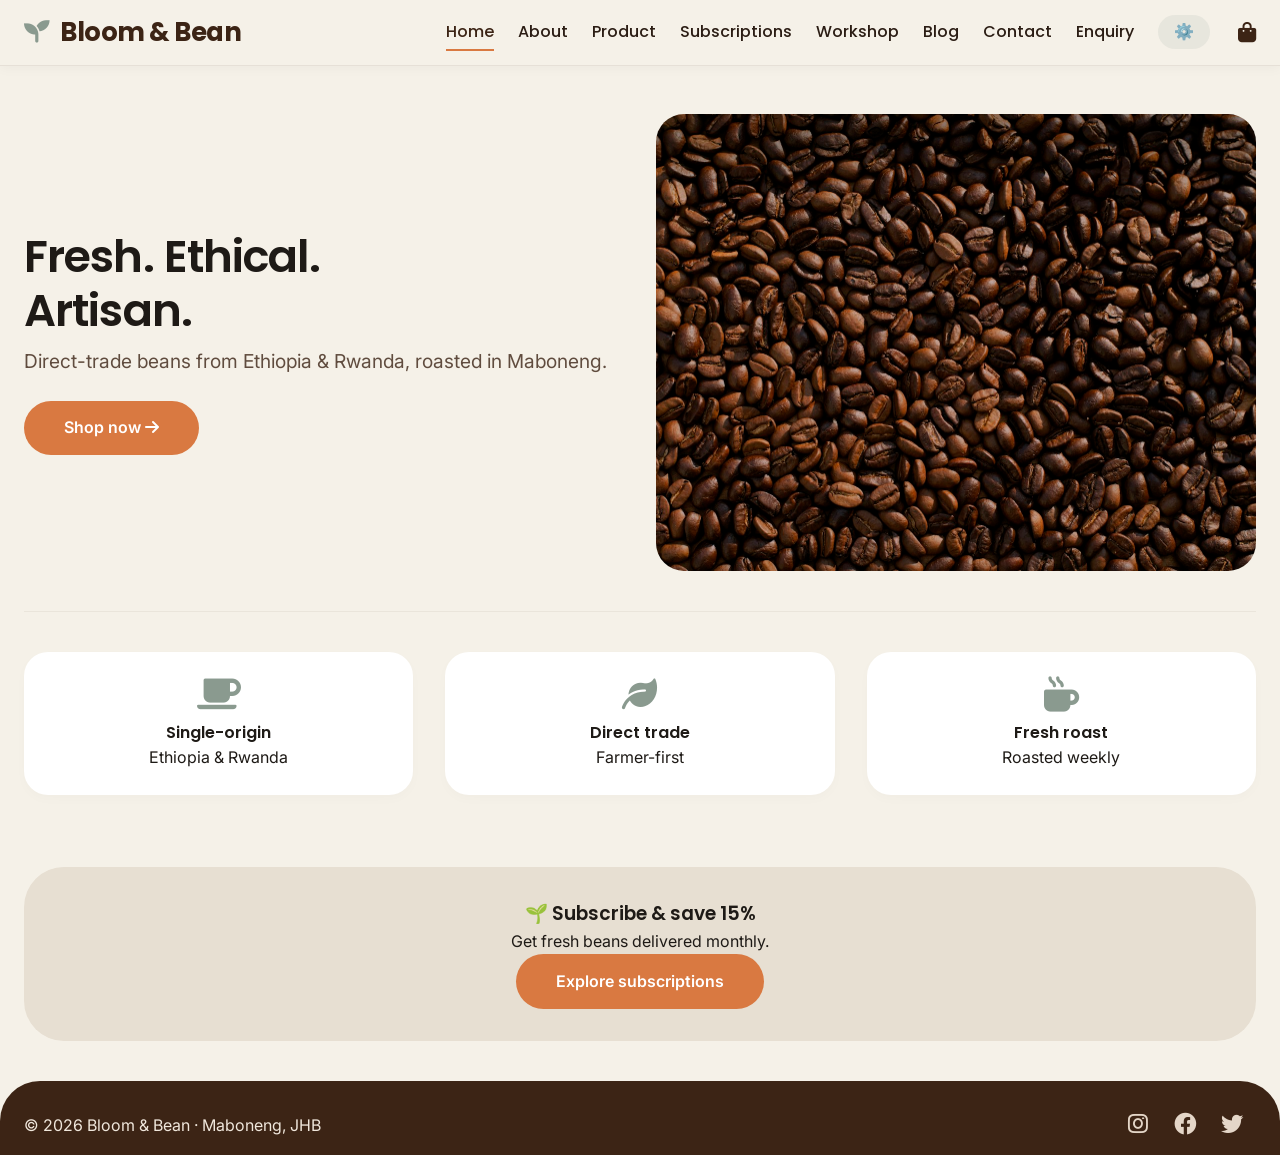
<file: Mpho_WED/index.html>
<!DOCTYPE html>
<html lang="en">
<head>
  <meta charset="UTF-8" />
  <meta name="viewport" content="width=device-width, initial-scale=1.0, maximum-scale=1.5, user-scalable=yes" />
  <title>Bloom & Bean · Home</title>
  <link rel="preconnect" href="https://fonts.googleapis.com">
  <link rel="preconnect" href="https://fonts.gstatic.com" crossorigin>
  <link href="https://fonts.googleapis.com/css2?family=Inter:opsz@14..32&family=Poppins:wght@400;600;700&display=swap" rel="stylesheet">
  <link rel="stylesheet" href="https://cdnjs.cloudflare.com/ajax/libs/font-awesome/6.0.0-beta3/css/all.min.css">
  <style>
    * { margin:0; padding:0; box-sizing:border-box; }
    body { font-family:'Inter',sans-serif; background:#F5F1E8; color:#1e1a16; line-height:1.6; }
    h1,h2,h3,h4,.nav-links a,.btn { font-family:'Poppins',sans-serif; font-weight:600; }
    h1 { font-size:2.8rem; letter-spacing:-0.02em; }
    h2 { font-size:2.2rem; margin-bottom:0.75rem; }
    .container { max-width:1280px; margin:0 auto; padding:0 1.5rem; }
    .btn-terracotta { background:#D97941; color:#fff; border:none; padding:0.9rem 2.5rem; border-radius:60px; font-weight:600; text-decoration:none; display:inline-block; transition:0.2s; }
    .btn-terracotta:hover { background:#c16a35; }
    header { position:sticky; top:0; z-index:100; background:#F5F1E8; box-shadow:0 2px 12px rgba(0,0,0,0.04); padding:0.75rem 0; border-bottom:1px solid rgba(60,36,21,0.08); }
    .nav-wrapper { display:flex; align-items:center; justify-content:space-between; flex-wrap:wrap; }
    .logo a { font-family:'Poppins',sans-serif; font-weight:700; font-size:1.6rem; color:#3C2415; text-decoration:none; letter-spacing:-0.5px; }
    .logo i { color:#8A9A8F; margin-right:6px; }
    .nav-links { display:flex; gap:1.5rem; align-items:center; flex-wrap:wrap; }
    .nav-links a { color:#2b1d14; text-decoration:none; font-weight:500; font-size:1rem; transition:0.2s; padding:0.3rem 0; border-bottom:2px solid transparent; }
    .nav-links a:hover, .nav-links a.active { border-bottom-color:#D97941; color:#3C2415; }
    .cart-icon { font-size:1.3rem; color:#3C2415; margin-left:0.25rem; }
    .hamburger { display:none; font-size:1.8rem; background:none; border:none; color:#3C2415; cursor:pointer; }
    .hero { padding:3rem 0 2.5rem; display:flex; flex-wrap:wrap; align-items:center; gap:2rem; border-bottom:1px solid rgba(60,36,21,0.06); }
    .hero-text { flex:1 1 300px; }
    .hero-image { flex:1 1 300px; min-height:200px; border-radius:28px; overflow:hidden; background:#d9d0c0; }
    .hero-image img { width:100%; height:100%; min-height:280px; object-fit:cover; display:block; }
    .hero h1 { font-size:2.8rem; line-height:1.2; }
    .hero .sub { font-size:1.2rem; color:#3C2415; opacity:0.8; margin:0.5rem 0 1.5rem; }
    .features { display:grid; grid-template-columns:repeat(auto-fit,minmax(180px,1fr)); gap:2rem; padding:2.5rem 0; }
    .feature-card { background:#fff; padding:1.5rem 1rem; border-radius:24px; text-align:center; box-shadow:0 4px 12px rgba(0,0,0,0.02); }
    .feature-card i { font-size:2.2rem; color:#8A9A8F; margin-bottom:0.5rem; }
    .feature-card img { width:100%; height:110px; object-fit:cover; border-radius:18px; margin-bottom:0.7rem; }
    .cta-block { background:#e7dfd2; border-radius:40px; padding:2rem; text-align:center; margin:2rem 0; }
    footer { background:#3C2415; color:#f0e7dc; padding:2rem 0 1rem; margin-top:2.5rem; border-radius:40px 40px 0 0; }
    footer .container { display:flex; flex-wrap:wrap; justify-content:space-between; align-items:center; }
    footer a { color:#e4d6c8; margin:0 0.5rem; }
    footer .social i { font-size:1.4rem; margin:0 0.3rem; }
    @media (max-width:768px) { .hamburger { display:block; } .nav-links { display:none; width:100%; flex-direction:column; align-items:start; padding:1rem 0 0.5rem; gap:0.7rem; } .nav-links.open { display:flex; } .hero h1 { font-size:2rem; } }
  </style>
</head>
<body>
<header>
  <div class="container nav-wrapper">
    <div class="logo"><a href="index.html"><i class="fas fa-seedling"></i> Bloom & Bean</a></div>
    <button class="hamburger" id="hamburger"><i class="fas fa-bars"></i></button>
    <nav class="nav-links" id="navLinks">
      <a href="index.html" class="active">Home</a>
      <a href="about.html">About</a>
      <a href="product.html">Product</a>
      <a href="subscriptions.html">Subscriptions</a>
      <a href="workshop.html">Workshop</a>
      <a href="blog.html">Blog</a>
      <a href="contact.html">Contact</a>
      <a href="enquiry.html">Enquiry</a>
      <a href="functionality.html" style="background:#8A9A8F20; padding:0.2rem 1rem; border-radius:40px;">⚙️</a>
      <span class="cart-icon"><i class="fas fa-shopping-bag"></i></span>
    </nav>
  </div>
</header>
<main class="container">
  <section class="hero">
    <div class="hero-text">
      <h1>Fresh. Ethical. <br>Artisan.</h1>
      <p class="sub">Direct-trade beans from Ethiopia & Rwanda, roasted in Maboneng.</p>
      <a href="product.html" class="btn-terracotta">Shop now <i class="fas fa-arrow-right"></i></a>
    </div>
    <div class="hero-image">
      <img src="images/home-hero.jpg" alt="Freshly roasted coffee beans" />
    </div>
  </section>
  <div class="features">
    <div class="feature-card"><i class="fas fa-coffee"></i><h4>Single-origin</h4><p>Ethiopia & Rwanda</p></div>
    <div class="feature-card"><i class="fas fa-leaf"></i><h4>Direct trade</h4><p>Farmer-first</p></div>
    <div class="feature-card"><i class="fas fa-mug-hot"></i><h4>Fresh roast</h4><p>Roasted weekly</p></div>
  </div>
  <div class="cta-block">
    <h3>🌱 Subscribe & save 15%</h3>
    <p>Get fresh beans delivered monthly.</p>
    <a href="subscriptions.html" class="btn-terracotta">Explore subscriptions</a>
  </div>
</main>
<footer><div class="container"><div>© 2026 Bloom & Bean · Maboneng, JHB</div><div class="social"><a href="#"><i class="fab fa-instagram"></i></a><a href="#"><i class="fab fa-facebook"></i></a><a href="#"><i class="fab fa-twitter"></i></a></div></div></footer>
<script>
  document.getElementById('hamburger').addEventListener('click', function(){ document.getElementById('navLinks').classList.toggle('open'); });
</script>
</body>
</html>
</file>
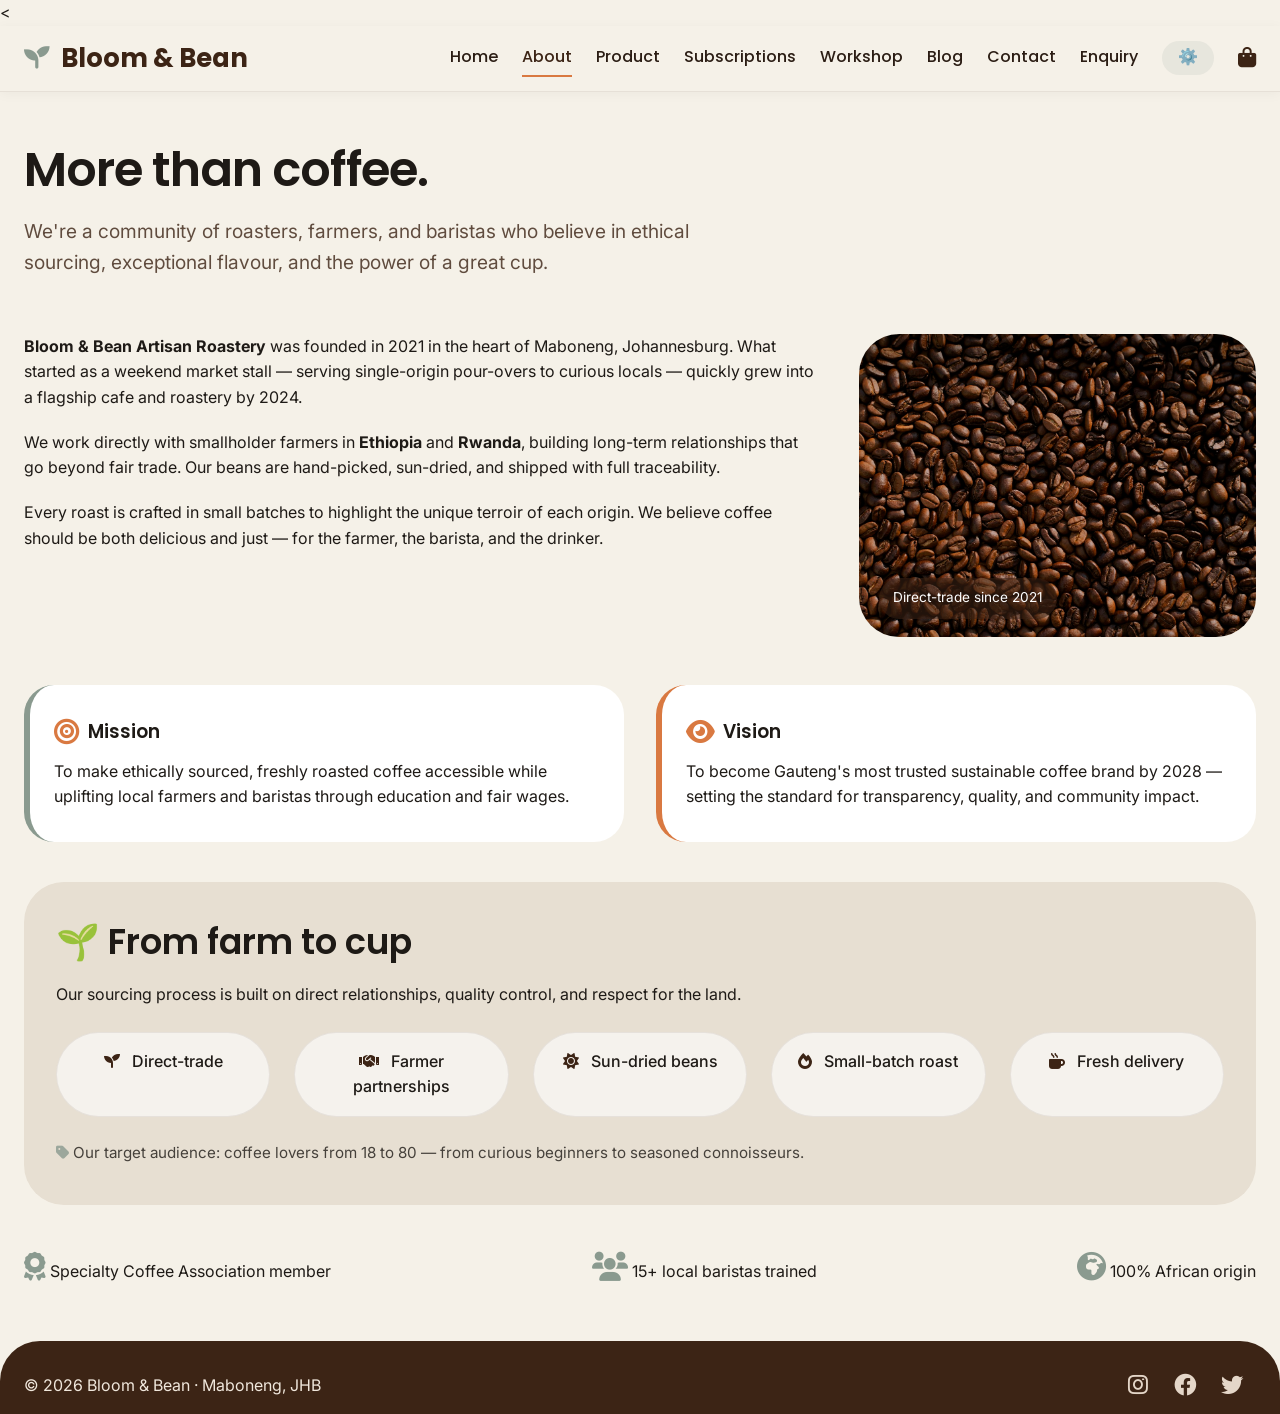
<file: Mpho_WED/about.html>
<<!DOCTYPE html>
<html lang="en">
<head>
  <meta charset="UTF-8" />
  <meta name="viewport" content="width=device-width, initial-scale=1.0" />
  <title>About · Bloom & Bean</title>
  <link rel="preconnect" href="https://fonts.googleapis.com">
  <link rel="preconnect" href="https://fonts.gstatic.com" crossorigin>
  <link href="https://fonts.googleapis.com/css2?family=Inter:opsz@14..32&family=Poppins:wght@400;600;700&display=swap" rel="stylesheet">
  <link rel="stylesheet" href="https://cdnjs.cloudflare.com/ajax/libs/font-awesome/6.0.0-beta3/css/all.min.css">
  <style>
    * { margin:0; padding:0; box-sizing:border-box; }
    body { font-family:'Inter',sans-serif; background:#F5F1E8; color:#1e1a16; line-height:1.6; }
    h1,h2,h3,h4,.nav-links a,.btn { font-family:'Poppins',sans-serif; font-weight:600; }
    h1 { font-size:2.8rem; letter-spacing:-0.02em; }
    h2 { font-size:2.2rem; margin-bottom:0.75rem; }
    .container { max-width:1280px; margin:0 auto; padding:0 1.5rem; }
    .btn-terracotta { background:#D97941; color:#fff; border:none; padding:0.9rem 2.5rem; border-radius:60px; font-weight:600; text-decoration:none; display:inline-block; transition:0.2s; }
    .btn-terracotta:hover { background:#c16a35; }
    header { position:sticky; top:0; z-index:100; background:#F5F1E8; box-shadow:0 2px 12px rgba(0,0,0,0.04); padding:0.75rem 0; border-bottom:1px solid rgba(60,36,21,0.08); }
    .nav-wrapper { display:flex; align-items:center; justify-content:space-between; flex-wrap:wrap; }
    .logo a { font-family:'Poppins',sans-serif; font-weight:700; font-size:1.6rem; color:#3C2415; text-decoration:none; }
    .logo i { color:#8A9A8F; margin-right:6px; }
    .nav-links { display:flex; gap:1.5rem; align-items:center; flex-wrap:wrap; }
    .nav-links a { color:#2b1d14; text-decoration:none; font-weight:500; font-size:1rem; padding:0.3rem 0; border-bottom:2px solid transparent; }
    .nav-links a:hover, .nav-links a.active { border-bottom-color:#D97941; color:#3C2415; }
    .cart-icon { font-size:1.3rem; color:#3C2415; }
    .hamburger { display:none; font-size:1.8rem; background:none; border:none; color:#3C2415; cursor:pointer; }
    .about-hero { padding:2.5rem 0 1.5rem; }
    .about-hero h1 { font-size:3rem; margin-bottom:0.5rem; }
    .about-hero .subhead { font-size:1.2rem; color:#3C2415; opacity:0.8; max-width:700px; }
    .story-grid { display:flex; flex-wrap:wrap; gap:2.5rem; margin:2rem 0 3rem; }
    .story-text { flex:2; min-width:280px; }
    .story-text p { margin-bottom:1.2rem; }
    .story-image { flex:1; min-height:240px; background:#d9d0c0; border-radius:40px; overflow:hidden; display:flex; align-items:center; justify-content:center; position:relative; }
    .story-image img { width:100%; height:100%; object-fit:cover; display:block; }
    .story-image .caption { position:absolute; left:20px; bottom:18px; background:rgba(60,36,21,0.55); color:#fff; padding:0.6rem 0.9rem; border-radius:999px; font-size:0.85rem; }
    .mv-grid { display:grid; grid-template-columns:repeat(auto-fit,minmax(240px,1fr)); gap:2rem; margin:2rem 0; }
    .mv-card { background:#fff; padding:2rem 1.5rem; border-radius:30px; border-left:6px solid #8A9A8F; }
    .mv-card h3 { display:flex; align-items:center; gap:0.5rem; margin-bottom:0.75rem; }
    .mv-card i { color:#D97941; font-size:1.6rem; }
    .sourcing { background:#e7dfd2; border-radius:40px; padding:2rem 2rem 2.5rem; margin:2.5rem 0; }
    .sourcing-steps { display:flex; flex-wrap:wrap; gap:1.5rem; justify-content:space-between; }
    .step { flex:1 1 140px; background:rgba(255,255,255,0.6); backdrop-filter:blur(2px); border-radius:60px; padding:1rem 1.5rem; text-align:center; font-weight:500; border:1px solid rgba(60,36,21,0.08); }
    .step i { color:#3C2415; margin-right:8px; }
    footer { background:#3C2415; color:#f0e7dc; padding:2rem 0 1rem; margin-top:2.5rem; border-radius:40px 40px 0 0; }
    footer .container { display:flex; flex-wrap:wrap; justify-content:space-between; align-items:center; }
    footer a { color:#e4d6c8; margin:0 0.5rem; }
    footer .social i { font-size:1.4rem; margin:0 0.3rem; }
    @media (max-width:768px) { .hamburger { display:block; } .nav-links { display:none; width:100%; flex-direction:column; align-items:start; padding:1rem 0 0.5rem; gap:0.7rem; } .nav-links.open { display:flex; } .about-hero h1 { font-size:2.2rem; } .step { flex:1 1 100%; } }
  </style>
</head>
<body>
<header>
  <div class="container nav-wrapper">
    <div class="logo"><a href="index.html"><i class="fas fa-seedling"></i> Bloom & Bean</a></div>
    <button class="hamburger" id="hamburger"><i class="fas fa-bars"></i></button>
    <nav class="nav-links" id="navLinks">
      <a href="index.html">Home</a>
      <a href="about.html" class="active">About</a>
      <a href="product.html">Product</a>
      <a href="subscriptions.html">Subscriptions</a>
      <a href="workshop.html">Workshop</a>
      <a href="blog.html">Blog</a>
      <a href="contact.html">Contact</a>
      <a href="enquiry.html">Enquiry</a>
      <a href="functionality.html" style="background:#8A9A8F20; padding:0.2rem 1rem; border-radius:40px;">⚙️</a>
      <span class="cart-icon"><i class="fas fa-shopping-bag"></i></span>
    </nav>
  </div>
</header>
<main class="container">
  <section class="about-hero">
    <h1>More than coffee.</h1>
    <p class="subhead">We're a community of roasters, farmers, and baristas who believe in ethical sourcing, exceptional flavour, and the power of a great cup.</p>
  </section>
  <div class="story-grid">
    <div class="story-text">
      <p><strong>Bloom & Bean Artisan Roastery</strong> was founded in 2021 in the heart of Maboneng, Johannesburg. What started as a weekend market stall — serving single-origin pour-overs to curious locals — quickly grew into a flagship cafe and roastery by 2024.</p>
      <p>We work directly with smallholder farmers in <strong>Ethiopia</strong> and <strong>Rwanda</strong>, building long-term relationships that go beyond fair trade. Our beans are hand-picked, sun-dried, and shipped with full traceability.</p>
      <p>Every roast is crafted in small batches to highlight the unique terroir of each origin. We believe coffee should be both delicious and just — for the farmer, the barista, and the drinker.</p>
    </div>
    <div class="story-image">
      <img src="images/about-roastery.jpg" alt="Coffee Roastery" />
      <div class="caption">Direct-trade since 2021</div>
    </div>
  </div>
  <div class="mv-grid">
    <div class="mv-card"><h3><i class="fas fa-bullseye"></i> Mission</h3><p>To make ethically sourced, freshly roasted coffee accessible while uplifting local farmers and baristas through education and fair wages.</p></div>
    <div class="mv-card" style="border-left-color:#D97941;"><h3><i class="fas fa-eye"></i> Vision</h3><p>To become Gauteng's most trusted sustainable coffee brand by 2028 — setting the standard for transparency, quality, and community impact.</p></div>
  </div>
  <div class="sourcing">
    <h2>🌱 From farm to cup</h2>
    <p style="margin-bottom:1.5rem;">Our sourcing process is built on direct relationships, quality control, and respect for the land.</p>
    <div class="sourcing-steps">
      <div class="step"><i class="fas fa-seedling"></i> Direct-trade</div>
      <div class="step"><i class="fas fa-handshake"></i> Farmer partnerships</div>
      <div class="step"><i class="fas fa-sun"></i> Sun-dried beans</div>
      <div class="step"><i class="fas fa-fire"></i> Small-batch roast</div>
      <div class="step"><i class="fas fa-mug-hot"></i> Fresh delivery</div>
    </div>
    <p style="margin-top:1.5rem; font-size:0.95rem; opacity:0.8;"><i class="fas fa-tag" style="color:#8A9A8F;"></i> Our target audience: coffee lovers from 18 to 80 — from curious beginners to seasoned connoisseurs.</p>
  </div>
  <div style="display:flex; flex-wrap:wrap; gap:1.5rem; justify-content:space-between; align-items:center; padding:0.5rem 0 1rem;">
    <div><i class="fas fa-award" style="color:#8A9A8F; font-size:1.8rem;"></i> Specialty Coffee Association member</div>
    <div><i class="fas fa-users" style="color:#8A9A8F; font-size:1.8rem;"></i> 15+ local baristas trained</div>
    <div><i class="fas fa-globe-africa" style="color:#8A9A8F; font-size:1.8rem;"></i> 100% African origin</div>
  </div>
</main>
<footer><div class="container"><div>© 2026 Bloom & Bean · Maboneng, JHB</div><div class="social"><a href="#"><i class="fab fa-instagram"></i></a><a href="#"><i class="fab fa-facebook"></i></a><a href="#"><i class="fab fa-twitter"></i></a></div></div></footer>
<script>
  document.getElementById('hamburger').addEventListener('click', function(){ document.getElementById('navLinks').classList.toggle('open'); });
</script>
</body>
</html>
</file>
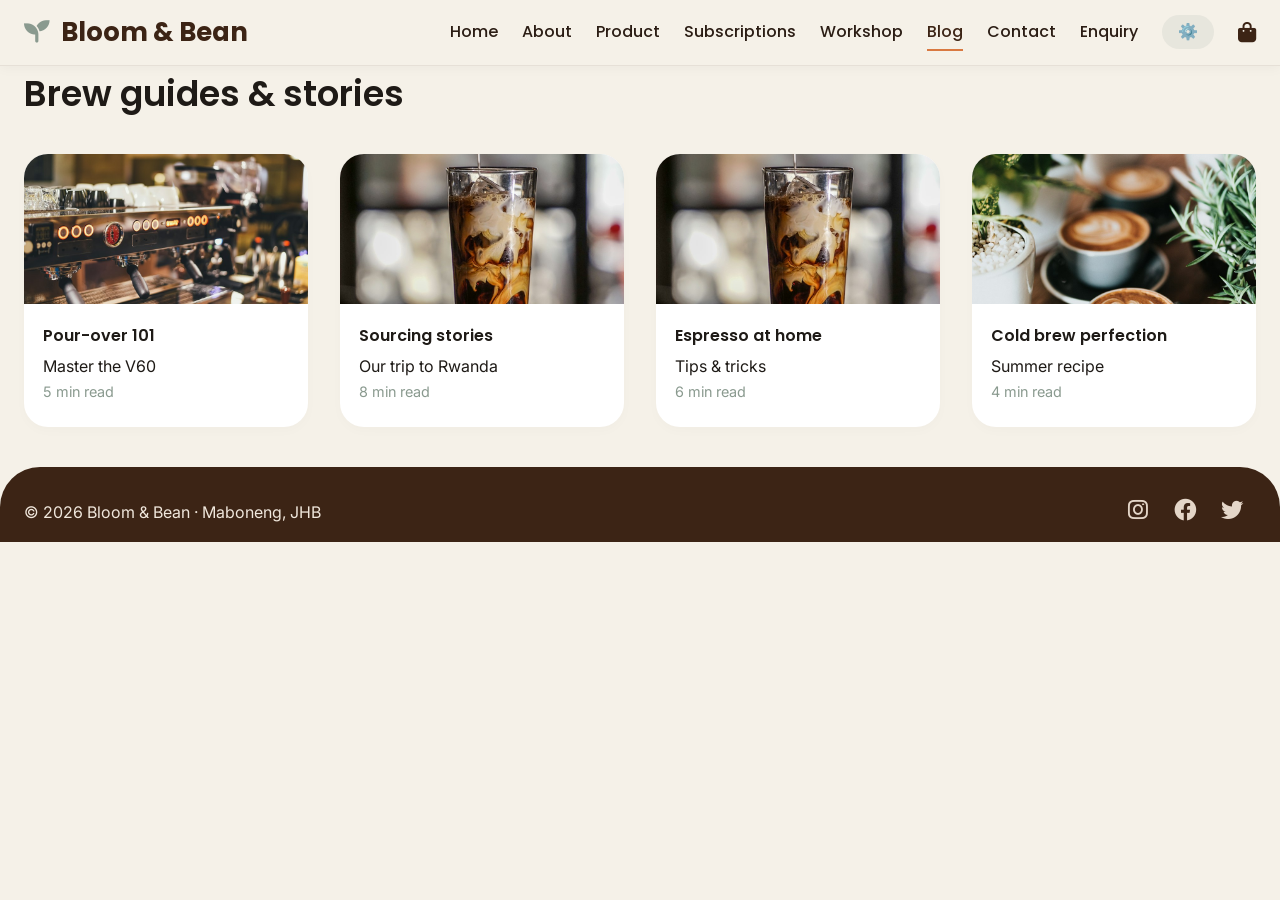
<file: Mpho_WED/blog.html>
<!DOCTYPE html>
<html lang="en">
<head>
  <meta charset="UTF-8" />
  <meta name="viewport" content="width
  <title>Blog · Bloom & Bean</title>
  <link rel="preconnect" href="https://fonts.googleapis.com">
  <link rel="preconnect" href="https://fonts.gstatic.com" crossorigin>
  <link href="https://fonts.googleapis.com/css2?family=Inter:opsz@14..32&family=Poppins:wght@400;600;700&display=swap" rel="stylesheet">
  <link rel="stylesheet" href="https://cdnjs.cloudflare.com/ajax/libs/font-awesome/6.0.0-beta3/css/all.min.css">
  <style>
    * { margin:0; padding:0; box-sizing:border-box; }
    body { font-family:'Inter',sans-serif; background:#F5F1E8; color:#1e1a16; line-height:1.6; }
    h1,h2,h3,h4,.nav-links a,.btn { font-family:'Poppins',sans-serif; font-weight:600; }
    h2 { font-size:2.2rem; margin-bottom:0.75rem; }
    .container { max-width:1280px; margin:0 auto; padding:0 1.5rem; }
    header { position:sticky; top:0; z-index:100; background:#F5F1E8; box-shadow:0 2px 12px rgba(0,0,0,0.04); padding:0.75rem 0; border-bottom:1px solid rgba(60,36,21,0.08); }
    .nav-wrapper { display:flex; align-items:center; justify-content:space-between; flex-wrap:wrap; }
    .logo a { font-family:'Poppins',sans-serif; font-weight:700; font-size:1.6rem; color:#3C2415; text-decoration:none; }
    .logo i { color:#8A9A8F; margin-right:6px; }
    .nav-links { display:flex; gap:1.5rem; align-items:center; flex-wrap:wrap; }
    .nav-links a { color:#2b1d14; text-decoration:none; font-weight:500; font-size:1rem; padding:0.3rem 0; border-bottom:2px solid transparent; }
    .nav-links a:hover, .nav-links a.active { border-bottom-color:#D97941; color:#3C2415; }
    .cart-icon { font-size:1.3rem; color:#3C2415; }
    .hamburger { display:none; font-size:1.8rem; background:none; border:none; color:#3C2415; cursor:pointer; }
    .blog-grid { display:grid; grid-template-columns:repeat(auto-fit,minmax(220px,1fr)); gap:2rem; margin:2rem 0; }
    .blog-card { background:#fff; border-radius:24px; padding:0; overflow:hidden; box-shadow:0 4px 12px rgba(0,0,0,0.02); }
    .blog-card img { width:100%; height:150px; object-fit:cover; display:block; }
    .blog-content { padding:1.2rem 1.2rem 1.4rem; }
    .blog-card h4 { margin-bottom:0.3rem; }
    .blog-card .meta { color:#8A9A8F; font-size:0.9rem; }
    footer { background:#3C2415; color:#f0e7dc; padding:2rem 0 1rem; margin-top:2.5rem; border-radius:40px 40px 0 0; }
    footer .container { display:flex; flex-wrap:wrap; justify-content:space-between; align-items:center; }
    footer a { color:#e4d6c8; margin:0 0.5rem; }
    footer .social i { font-size:1.4rem; margin:0 0.3rem; }
    @media (max-width:768px) { .hamburger { display:block; } .nav-links { display:none; width:100%; flex-direction:column; align-items:start; padding:1rem 0 0.5rem; gap:0.7rem; } .nav-links.open { display:flex; } }
  </style>
</head>
<body>
<header>
  <div class="container nav-wrapper">
    <div class="logo"><a href="index.html"><i class="fas fa-seedling"></i> Bloom & Bean</a></div>
    <button class="hamburger" id="hamburger"><i class="fas fa-bars"></i></button>
    <nav class="nav-links" id="navLinks">
      <a href="index.html">Home</a>
      <a href="about.html">About</a>
      <a href="product.html">Product</a>
      <a href="subscriptions.html">Subscriptions</a>
      <a href="workshop.html">Workshop</a>
      <a href="blog.html" class="active">Blog</a>
      <a href="contact.html">Contact</a>
      <a href="enquiry.html">Enquiry</a>
      <a href="functionality.html" style="background:#8A9A8F20; padding:0.2rem 1rem; border-radius:40px;">⚙️</a>
      <span class="cart-icon"><i class="fas fa-shopping-bag"></i></span>
    </nav>
  </div>
</header>
<main class="container">
  <h2>Brew guides & stories</h2>
  <div class="blog-grid">
    <div class="blog-card">
      <img src="images/blog-1.jpg" alt="Pour-over brewing" />
      <div class="blog-content">
        <h4>Pour-over 101</h4>
        <p>Master the V60</p>
        <span class="meta">5 min read</span>
      </div>
    </div>
    <div class="blog-card">
      <img src="images/blog-2.jpg" alt="Farmer and coffee field" />
      <div class="blog-content">
        <h4>Sourcing stories</h4>
        <p>Our trip to Rwanda</p>
        <span class="meta">8 min read</span>
      </div>
    </div>
    <div class="blog-card">
      <img src="images/blog-3.jpg" alt="Espresso shot" />
      <div class="blog-content">
        <h4>Espresso at home</h4>
        <p>Tips & tricks</p>
        <span class="meta">6 min read</span>
      </div>
    </div>
    <div class="blog-card">
      <img src="images/product-sidamo.jpg" alt="Cold brew coffee" />
      <div class="blog-content">
        <h4>Cold brew perfection</h4>
        <p>Summer recipe</p>
        <span class="meta">4 min read</span>
      </div>
    </div>
  </div>
</main>
<footer><div class="container"><div>© 2026 Bloom & Bean · Maboneng, JHB</div><div class="social"><a href="#"><i class="fab fa-instagram"></i></a><a href="#"><i class="fab fa-facebook"></i></a><a href="#"><i class="fab fa-twitter"></i></a></div></div></footer>
<script>
  document.getElementById('hamburger').addEventListener('click', function(){ document.getElementById('navLinks').classList.toggle('open'); });
</script>
</body>
</html>
</file>
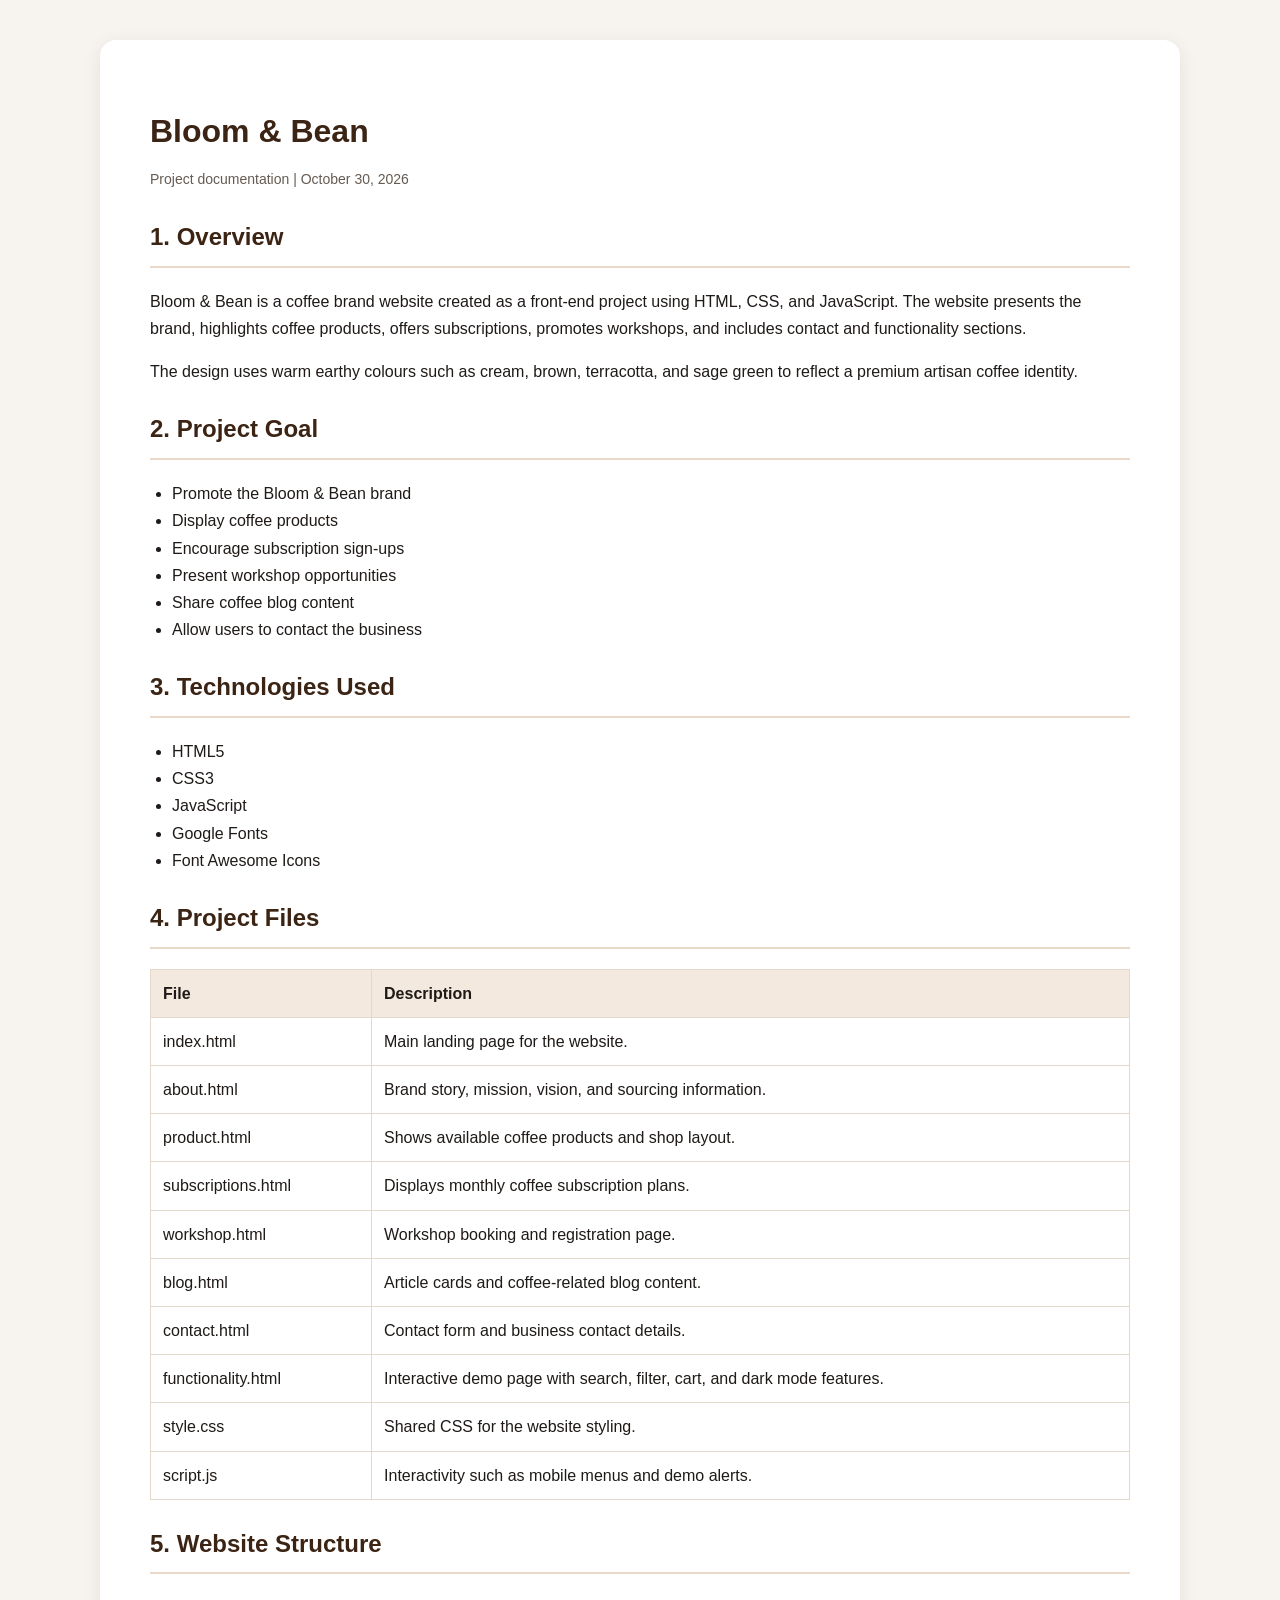
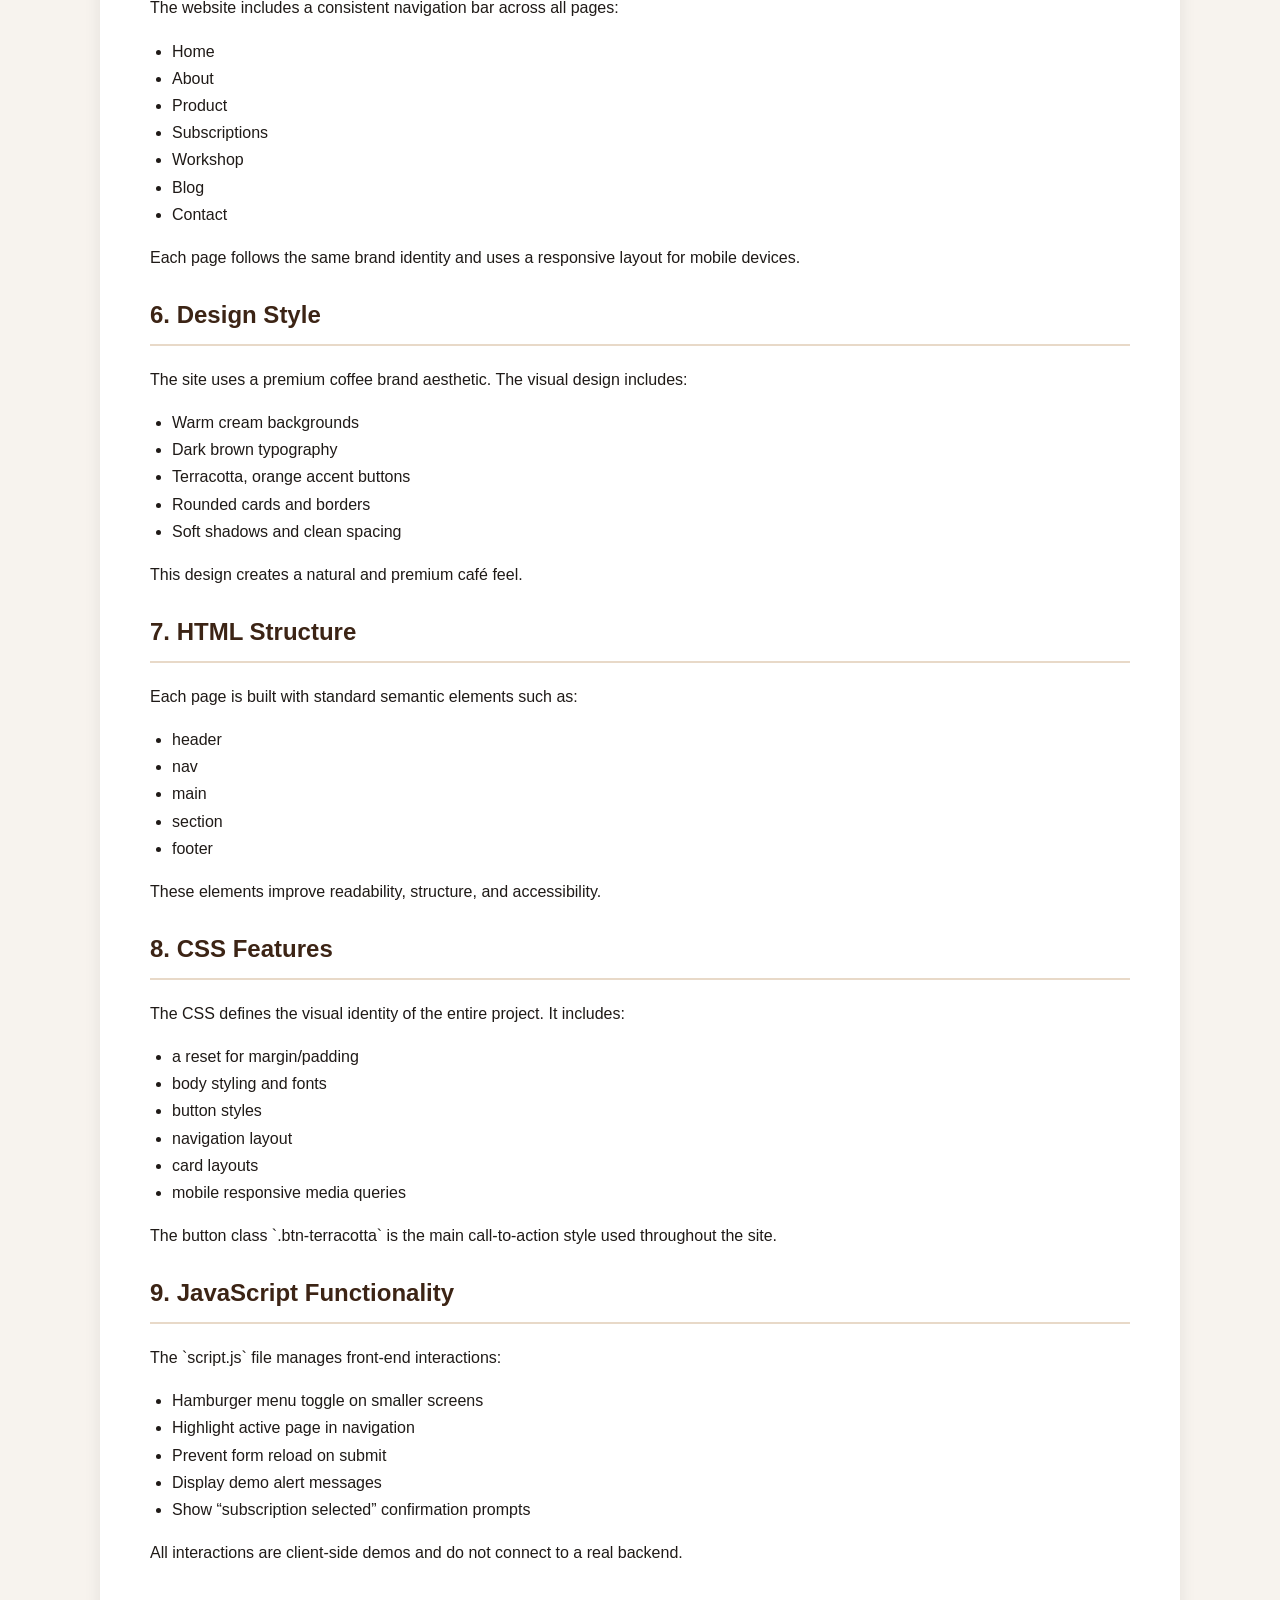
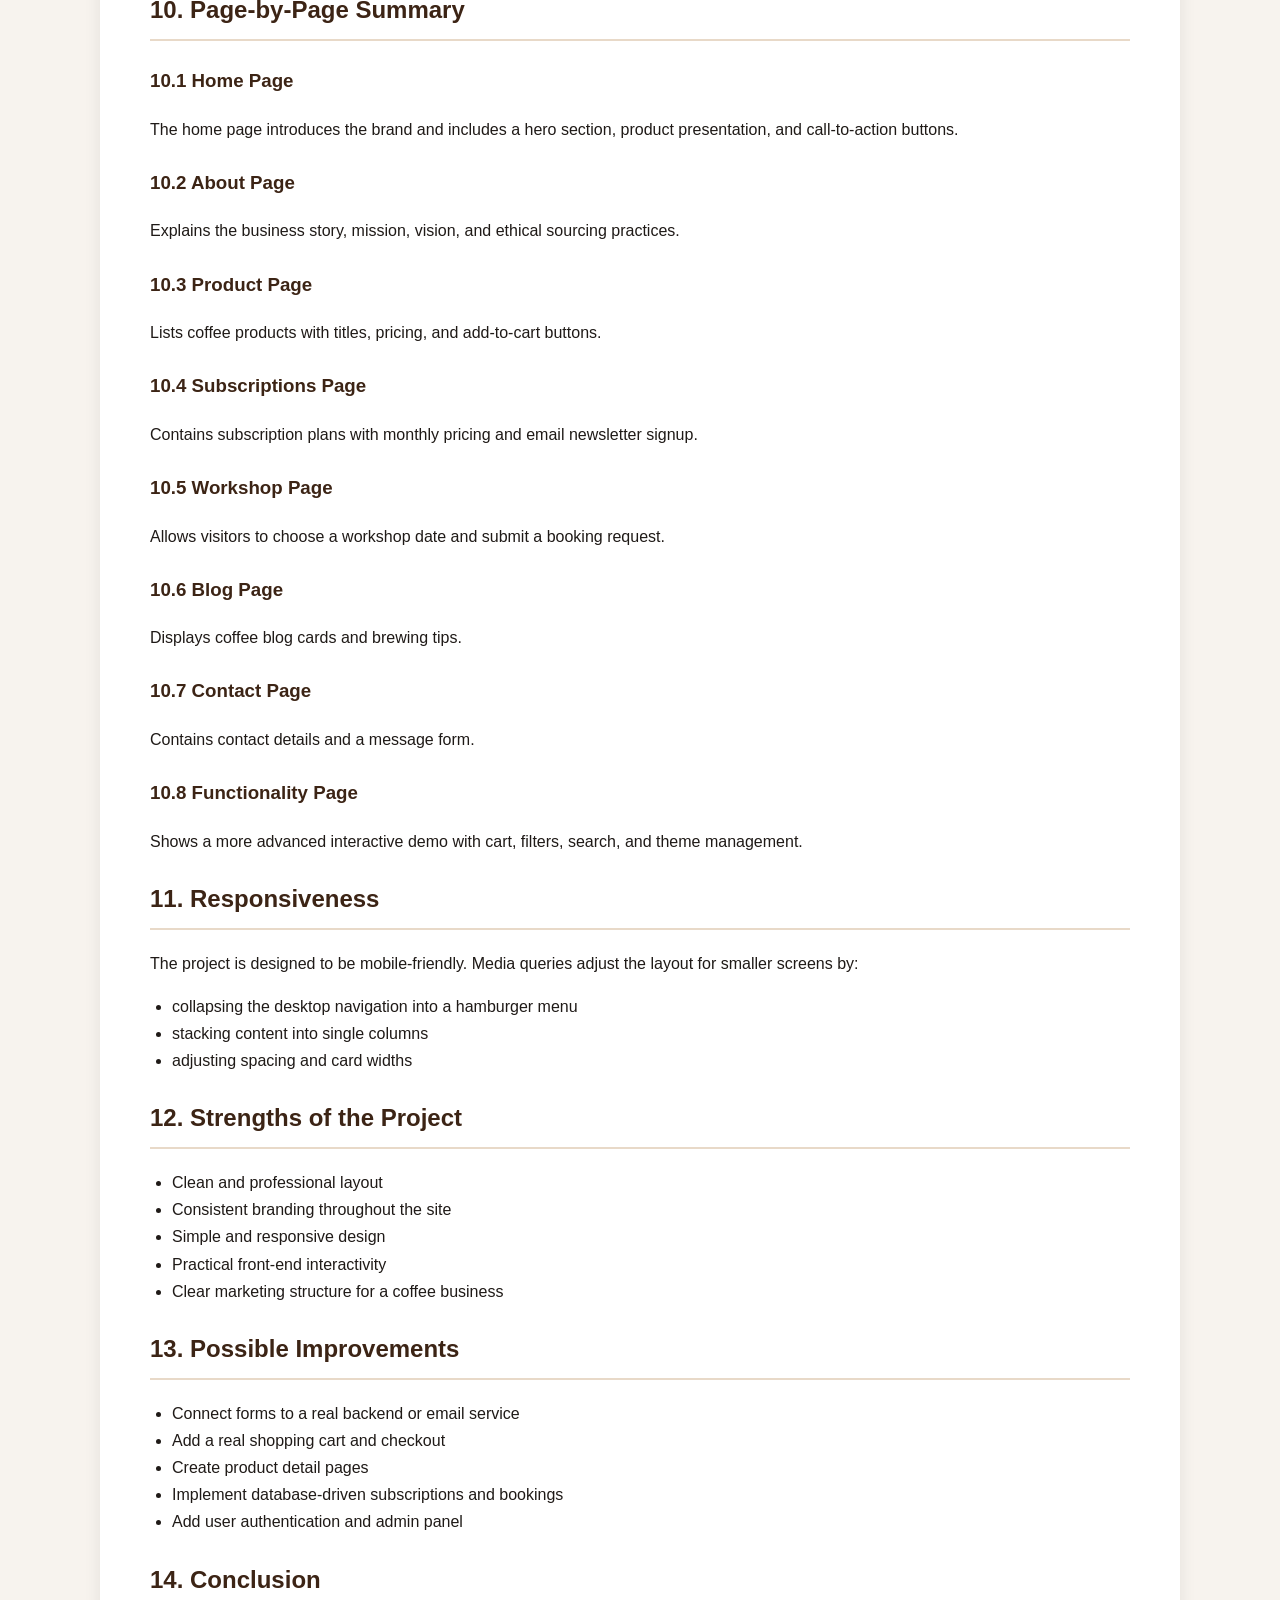
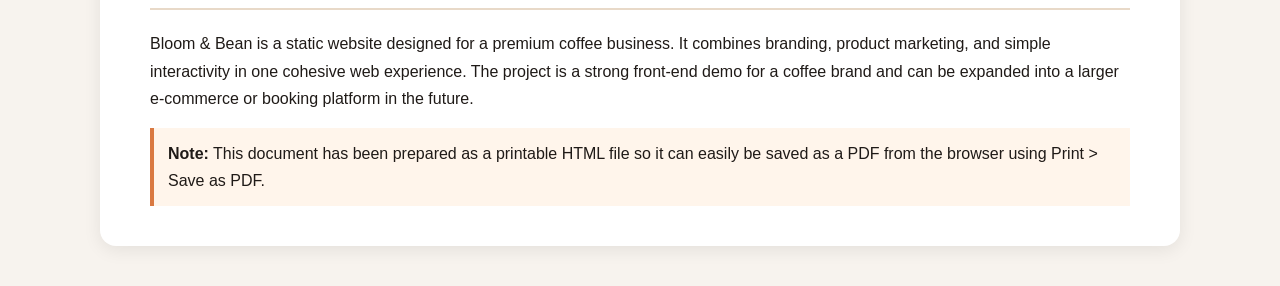
<file: Mpho_WED/Bloom_Bean_Documentation.html>
<!DOCTYPE html>
<html lang="en">
<head>
  <meta charset="UTF-8" />
  <meta name="viewport" content="width=device-width, initial-scale=1.0" />
  <title>Bloom & Bean - Project Documentation</title>
  <style>
    body {
      font-family: Arial, sans-serif;
      line-height: 1.7;
      margin: 0;
      padding: 40px 20px;
      background: #f7f3ee;
      color: #1f1a17;
    }
    .page {
      max-width: 980px;
      margin: 0 auto;
      background: #fff;
      padding: 40px 50px;
      border-radius: 16px;
      box-shadow: 0 4px 18px rgba(0,0,0,0.08);
    }
    h1, h2, h3 {
      color: #3c2415;
      margin-top: 24px;
    }
    h1 {
      font-size: 32px;
      margin-bottom: 10px;
    }
    h2 {
      font-size: 24px;
      border-bottom: 2px solid #e8d9c8;
      padding-bottom: 8px;
    }
    p, li {
      font-size: 16px;
    }
    ul, ol {
      padding-left: 22px;
    }
    .meta {
      color: #665b52;
      font-size: 14px;
      margin-bottom: 25px;
    }
    .section {
      margin-top: 18px;
    }
    .small {
      font-size: 14px;
      color: #665b52;
    }
    table {
      width: 100%;
      border-collapse: collapse;
      margin-top: 15px;
    }
    th, td {
      border: 1px solid #e2d8cc;
      padding: 10px 12px;
      text-align: left;
      vertical-align: top;
    }
    th {
      background: #f4e9df;
    }
    .note {
      background: #fff5eb;
      border-left: 4px solid #d97941;
      padding: 12px 14px;
      margin-top: 14px;
    }
    @media print {
      body { background: #fff; }
      .page { box-shadow: none; border: none; }
    }
  </style>
</head>
<body>
  <div class="page">
    <h1>Bloom & Bean</h1>
    <div class="meta">Project documentation | October 30, 2026</div>

    <div class="section">
      <h2>1. Overview</h2>
      <p>Bloom & Bean is a coffee brand website created as a front-end project using HTML, CSS, and JavaScript. The website presents the brand, highlights coffee products, offers subscriptions, promotes workshops, and includes contact and functionality sections.</p>
      <p>The design uses warm earthy colours such as cream, brown, terracotta, and sage green to reflect a premium artisan coffee identity.</p>
    </div>

    <div class="section">
      <h2>2. Project Goal</h2>
      <ul>
        <li>Promote the Bloom & Bean brand</li>
        <li>Display coffee products</li>
        <li>Encourage subscription sign-ups</li>
        <li>Present workshop opportunities</li>
        <li>Share coffee blog content</li>
        <li>Allow users to contact the business</li>
      </ul>
    </div>

    <div class="section">
      <h2>3. Technologies Used</h2>
      <ul>
        <li>HTML5</li>
        <li>CSS3</li>
        <li>JavaScript</li>
        <li>Google Fonts</li>
        <li>Font Awesome Icons</li>
      </ul>
    </div>

    <div class="section">
      <h2>4. Project Files</h2>
      <table>
        <tr>
          <th>File</th>
          <th>Description</th>
        </tr>
        <tr>
          <td>index.html</td>
          <td>Main landing page for the website.</td>
        </tr>
        <tr>
          <td>about.html</td>
          <td>Brand story, mission, vision, and sourcing information.</td>
        </tr>
        <tr>
          <td>product.html</td>
          <td>Shows available coffee products and shop layout.</td>
        </tr>
        <tr>
          <td>subscriptions.html</td>
          <td>Displays monthly coffee subscription plans.</td>
        </tr>
        <tr>
          <td>workshop.html</td>
          <td>Workshop booking and registration page.</td>
        </tr>
        <tr>
          <td>blog.html</td>
          <td>Article cards and coffee-related blog content.</td>
        </tr>
        <tr>
          <td>contact.html</td>
          <td>Contact form and business contact details.</td>
        </tr>
        <tr>
          <td>functionality.html</td>
          <td>Interactive demo page with search, filter, cart, and dark mode features.</td>
        </tr>
        <tr>
          <td>style.css</td>
          <td>Shared CSS for the website styling.</td>
        </tr>
        <tr>
          <td>script.js</td>
          <td>Interactivity such as mobile menus and demo alerts.</td>
        </tr>
      </table>
    </div>

    <div class="section">
      <h2>5. Website Structure</h2>
      <p>The website includes a consistent navigation bar across all pages:</p>
      <ul>
        <li>Home</li>
        <li>About</li>
        <li>Product</li>
        <li>Subscriptions</li>
        <li>Workshop</li>
        <li>Blog</li>
        <li>Contact</li>
      </ul>
      <p>Each page follows the same brand identity and uses a responsive layout for mobile devices.</p>
    </div>

    <div class="section">
      <h2>6. Design Style</h2>
      <p>The site uses a premium coffee brand aesthetic. The visual design includes:</p>
      <ul>
        <li>Warm cream backgrounds</li>
        <li>Dark brown typography</li>
        <li>Terracotta, orange accent buttons</li>
        <li>Rounded cards and borders</li>
        <li>Soft shadows and clean spacing</li>
      </ul>
      <p>This design creates a natural and premium café feel.</p>
    </div>

    <div class="section">
      <h2>7. HTML Structure</h2>
      <p>Each page is built with standard semantic elements such as:</p>
      <ul>
        <li>header</li>
        <li>nav</li>
        <li>main</li>
        <li>section</li>
        <li>footer</li>
      </ul>
      <p>These elements improve readability, structure, and accessibility.</p>
    </div>

    <div class="section">
      <h2>8. CSS Features</h2>
      <p>The CSS defines the visual identity of the entire project. It includes:</p>
      <ul>
        <li>a reset for margin/padding</li>
        <li>body styling and fonts</li>
        <li>button styles</li>
        <li>navigation layout</li>
        <li>card layouts</li>
        <li>mobile responsive media queries</li>
      </ul>
      <p>The button class `.btn-terracotta` is the main call-to-action style used throughout the site.</p>
    </div>

    <div class="section">
      <h2>9. JavaScript Functionality</h2>
      <p>The `script.js` file manages front-end interactions:</p>
      <ul>
        <li>Hamburger menu toggle on smaller screens</li>
        <li>Highlight active page in navigation</li>
        <li>Prevent form reload on submit</li>
        <li>Display demo alert messages</li>
        <li>Show “subscription selected” confirmation prompts</li>
      </ul>
      <p>All interactions are client-side demos and do not connect to a real backend.</p>
    </div>

    <div class="section">
      <h2>10. Page-by-Page Summary</h2>

      <h3>10.1 Home Page</h3>
      <p>The home page introduces the brand and includes a hero section, product presentation, and call-to-action buttons.</p>

      <h3>10.2 About Page</h3>
      <p>Explains the business story, mission, vision, and ethical sourcing practices.</p>

      <h3>10.3 Product Page</h3>
      <p>Lists coffee products with titles, pricing, and add-to-cart buttons.</p>

      <h3>10.4 Subscriptions Page</h3>
      <p>Contains subscription plans with monthly pricing and email newsletter signup.</p>

      <h3>10.5 Workshop Page</h3>
      <p>Allows visitors to choose a workshop date and submit a booking request.</p>

      <h3>10.6 Blog Page</h3>
      <p>Displays coffee blog cards and brewing tips.</p>

      <h3>10.7 Contact Page</h3>
      <p>Contains contact details and a message form.</p>

      <h3>10.8 Functionality Page</h3>
      <p>Shows a more advanced interactive demo with cart, filters, search, and theme management.</p>
    </div>

    <div class="section">
      <h2>11. Responsiveness</h2>
      <p>The project is designed to be mobile-friendly. Media queries adjust the layout for smaller screens by:</p>
      <ul>
        <li>collapsing the desktop navigation into a hamburger menu</li>
        <li>stacking content into single columns</li>
        <li>adjusting spacing and card widths</li>
      </ul>
    </div>

    <div class="section">
      <h2>12. Strengths of the Project</h2>
      <ul>
        <li>Clean and professional layout</li>
        <li>Consistent branding throughout the site</li>
        <li>Simple and responsive design</li>
        <li>Practical front-end interactivity</li>
        <li>Clear marketing structure for a coffee business</li>
      </ul>
    </div>

    <div class="section">
      <h2>13. Possible Improvements</h2>
      <ul>
        <li>Connect forms to a real backend or email service</li>
        <li>Add a real shopping cart and checkout</li>
        <li>Create product detail pages</li>
        <li>Implement database-driven subscriptions and bookings</li>
        <li>Add user authentication and admin panel</li>
      </ul>
    </div>

    <div class="section">
      <h2>14. Conclusion</h2>
      <p>Bloom & Bean is a static website designed for a premium coffee business. It combines branding, product marketing, and simple interactivity in one cohesive web experience. The project is a strong front-end demo for a coffee brand and can be expanded into a larger e-commerce or booking platform in the future.</p>
    </div>

    <div class="note">
      <strong>Note:</strong> This document has been prepared as a printable HTML file so it can easily be saved as a PDF from the browser using Print > Save as PDF.
    </div>
  </div>
</body>
</html>
</file>
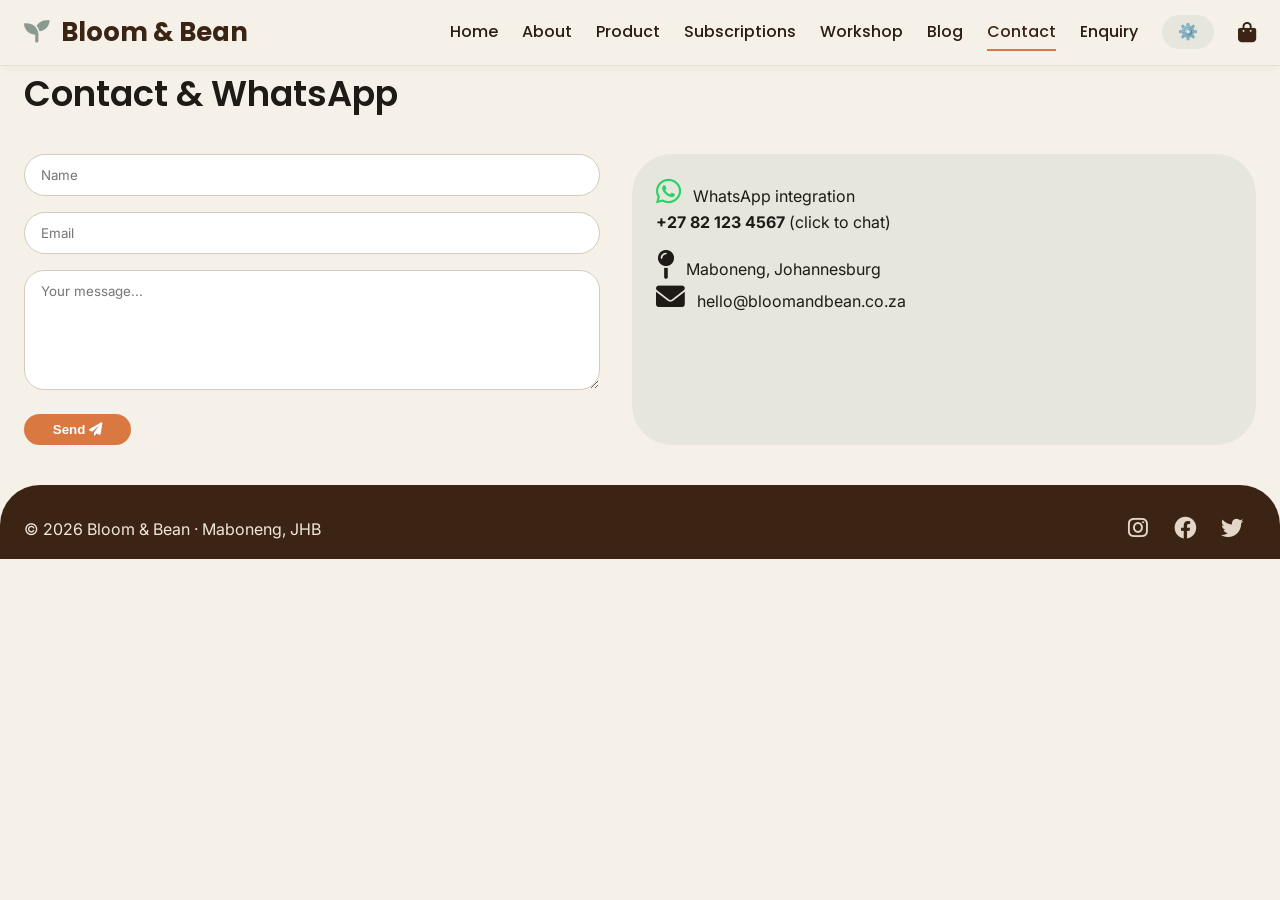
<file: Mpho_WED/contact.html>
<!DOCTYPE html>
<html lang="en">
<head>
  <meta charset="UTF-8" />
  <meta name="viewport" content="width=device-width, initial-scale=1.0" />
  <title>Contact · Bloom & Bean</title>
  <link rel="preconnect" href="https://fonts.googleapis.com">
  <link rel="preconnect" href="https://fonts.gstatic.com" crossorigin>
  <link href="https://fonts.googleapis.com/css2?family=Inter:opsz@14..32&family=Poppins:wght@400;600;700&display=swap" rel="stylesheet">
  <link rel="stylesheet" href="https://cdnjs.cloudflare.com/ajax/libs/font-awesome/6.0.0-beta3/css/all.min.css">
  <style>
    * { margin:0; padding:0; box-sizing:border-box; }
    body { font-family:'Inter',sans-serif; background:#F5F1E8; color:#1e1a16; line-height:1.6; }
    h1,h2,h3,h4,.nav-links a,.btn { font-family:'Poppins',sans-serif; font-weight:600; }
    h2 { font-size:2.2rem; margin-bottom:0.75rem; }
    .container { max-width:1280px; margin:0 auto; padding:0 1.5rem; }
    .btn-terracotta { background:#D97941; color:#fff; border:none; padding:0.5rem 1.8rem; border-radius:60px; font-weight:600; cursor:pointer; transition:0.2s; }
    .btn-terracotta:hover { background:#c16a35; }
    header { position:sticky; top:0; z-index:100; background:#F5F1E8; box-shadow:0 2px 12px rgba(0,0,0,0.04); padding:0.75rem 0; border-bottom:1px solid rgba(60,36,21,0.08); }
    .nav-wrapper { display:flex; align-items:center; justify-content:space-between; flex-wrap:wrap; }
    .logo a { font-family:'Poppins',sans-serif; font-weight:700; font-size:1.6rem; color:#3C2415; text-decoration:none; }
    .logo i { color:#8A9A8F; margin-right:6px; }
    .nav-links { display:flex; gap:1.5rem; align-items:center; flex-wrap:wrap; }
    .nav-links a { color:#2b1d14; text-decoration:none; font-weight:500; font-size:1rem; padding:0.3rem 0; border-bottom:2px solid transparent; }
    .nav-links a:hover, .nav-links a.active { border-bottom-color:#D97941; color:#3C2415; }
    .cart-icon { font-size:1.3rem; color:#3C2415; }
    .hamburger { display:none; font-size:1.8rem; background:none; border:none; color:#3C2415; cursor:pointer; }
    .contact-grid { display:flex; flex-wrap:wrap; gap:2rem; margin:2rem 0; }
    .contact-form { flex:1; min-width:260px; }
    .contact-form input, .contact-form textarea { width:100%; padding:0.75rem 1rem; border-radius:40px; border:1px solid #d4cbbc; margin-bottom:1rem; font-family:'Inter',sans-serif; }
    .contact-form textarea { border-radius:20px; min-height:120px; }
    .contact-info { flex:1; min-width:240px; background:#8A9A8F20; border-radius:40px; padding:1.5rem; }
    .contact-info i { font-size:1.8rem; margin-right:0.5rem; }
    .whatsapp { color:#25D366; }
    footer { background:#3C2415; color:#f0e7dc; padding:2rem 0 1rem; margin-top:2.5rem; border-radius:40px 40px 0 0; }
    footer .container { display:flex; flex-wrap:wrap; justify-content:space-between; align-items:center; }
    footer a { color:#e4d6c8; margin:0 0.5rem; }
    footer .social i { font-size:1.4rem; margin:0 0.3rem; }
    @media (max-width:768px) { .hamburger { display:block; } .nav-links { display:none; width:100%; flex-direction:column; align-items:start; padding:1rem 0 0.5rem; gap:0.7rem; } .nav-links.open { display:flex; } }
  </style>
</head>
<body>
<header>
  <div class="container nav-wrapper">
    <div class="logo"><a href="index.html"><i class="fas fa-seedling"></i> Bloom & Bean</a></div>
    <button class="hamburger" id="hamburger"><i class="fas fa-bars"></i></button>
    <nav class="nav-links" id="navLinks">
      <a href="index.html">Home</a>
      <a href="about.html">About</a>
      <a href="product.html">Product</a>
      <a href="subscriptions.html">Subscriptions</a>
      <a href="workshop.html">Workshop</a>
      <a href="blog.html">Blog</a>
      <a href="contact.html" class="active">Contact</a>
      <a href="enquiry.html">Enquiry</a>
      <a href="functionality.html" style="background:#8A9A8F20; padding:0.2rem 1rem; border-radius:40px;">⚙️</a>
      <span class="cart-icon"><i class="fas fa-shopping-bag"></i></span>
    </nav>
  </div>
</header>
<main class="container">
  <h2>Contact & WhatsApp</h2>
  <div class="contact-grid">
    <div class="contact-form">
      <form onsubmit="alert('Message sent! (demo)'); return false;">
        <input type="text" placeholder="Name" required>
        <input type="email" placeholder="Email" required>
        <textarea placeholder="Your message..."></textarea>
        <button type="submit" class="btn-terracotta">Send <i class="fas fa-paper-plane"></i></button>
      </form>
    </div>
    <div class="contact-info">
      <p><i class="fab fa-whatsapp whatsapp"></i> WhatsApp integration</p>
      <p><strong>+27 82 123 4567</strong> (click to chat)</p>
      <p style="margin-top:1rem;"><i class="fas fa-map-pin"></i> Maboneng, Johannesburg</p>
      <p><i class="fas fa-envelope"></i> hello@bloomandbean.co.za</p>
    </div>
  </div>
</main>
<footer><div class="container"><div>© 2026 Bloom & Bean · Maboneng, JHB</div><div class="social"><a href="#"><i class="fab fa-instagram"></i></a><a href="#"><i class="fab fa-facebook"></i></a><a href="#"><i class="fab fa-twitter"></i></a></div></div></footer>
<script>
  document.getElementById('hamburger').addEventListener('click', function(){ document.getElementById('navLinks').classList.toggle('open'); });
</script>
</body>
</html>
</file>
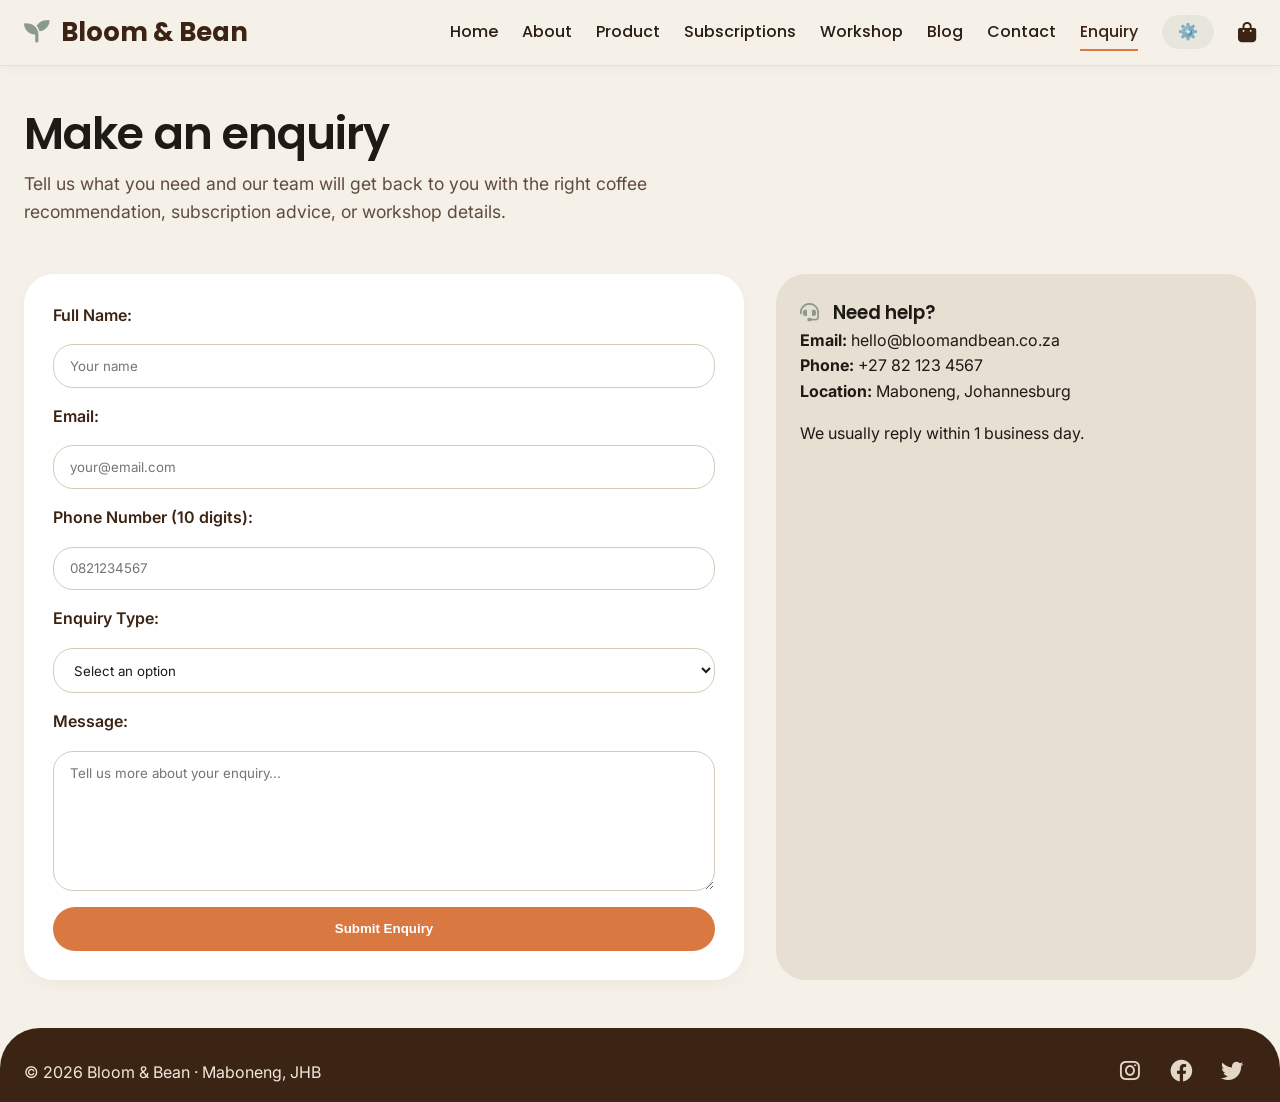
<file: Mpho_WED/enquiry.html>
<!DOCTYPE html>
<html lang="en">
<head>
  <meta charset="UTF-8" />
  <meta name="viewport" content="width=device-width, initial-scale=1.0" />
  <title>Enquiry · Bloom & Bean</title>
  <link rel="preconnect" href="https://fonts.googleapis.com">
  <link rel="preconnect" href="https://fonts.gstatic.com" crossorigin>
  <link href="https://fonts.googleapis.com/css2?family=Inter:opsz@14..32&family=Poppins:wght@400;600;700&display=swap" rel="stylesheet">
  <link rel="stylesheet" href="https://cdnjs.cloudflare.com/ajax/libs/font-awesome/6.0.0-beta3/css/all.min.css">
  <style>
    * { margin:0; padding:0; box-sizing:border-box; }
    body { font-family:'Inter',sans-serif; background:#F5F1E8; color:#1e1a16; line-height:1.6; }
    h1,h2,h3,h4,.nav-links a,.btn { font-family:'Poppins',sans-serif; font-weight:600; }
    h1 { font-size:2.8rem; letter-spacing:-0.02em; }
    h2 { font-size:2.2rem; margin-bottom:0.75rem; }
    .container { max-width:1280px; margin:0 auto; padding:0 1.5rem; }
    .btn-terracotta { background:#D97941; color:#fff; border:none; padding:0.9rem 2.5rem; border-radius:60px; font-weight:600; text-decoration:none; display:inline-block; transition:0.2s; cursor:pointer; }
    .btn-terracotta:hover { background:#c16a35; }
    header { position:sticky; top:0; z-index:100; background:#F5F1E8; box-shadow:0 2px 12px rgba(0,0,0,0.04); padding:0.75rem 0; border-bottom:1px solid rgba(60,36,21,0.08); }
    .nav-wrapper { display:flex; align-items:center; justify-content:space-between; flex-wrap:wrap; }
    .logo a { font-family:'Poppins',sans-serif; font-weight:700; font-size:1.6rem; color:#3C2415; text-decoration:none; }
    .logo i { color:#8A9A8F; margin-right:6px; }
    .nav-links { display:flex; gap:1.5rem; align-items:center; flex-wrap:wrap; }
    .nav-links a { color:#2b1d14; text-decoration:none; font-weight:500; font-size:1rem; padding:0.3rem 0; border-bottom:2px solid transparent; }
    .nav-links a:hover, .nav-links a.active { border-bottom-color:#D97941; color:#3C2415; }
    .cart-icon { font-size:1.3rem; color:#3C2415; }
    .hamburger { display:none; font-size:1.8rem; background:none; border:none; color:#3C2415; cursor:pointer; }
    .page-hero { padding:2rem 0 1rem; }
    .page-hero p { font-size:1.1rem; color:#3C2415; opacity:0.8; max-width:700px; }
    .enquiry-layout { display:grid; grid-template-columns:1.2fr 0.8fr; gap:2rem; margin:2rem 0 3rem; }
    .panel { background:#fff; border-radius:30px; padding:1.8rem; box-shadow:0 6px 18px rgba(0,0,0,0.03); }
    form { display:flex; flex-direction:column; gap:1rem; }
    label { font-weight:600; color:#3C2415; }
    input, select, textarea {
      width:100%;
      padding:0.8rem 1rem;
      border:1px solid #d6ccb9;
      border-radius:20px;
      font-family:'Inter',sans-serif;
      background:#fff;
      color:#1e1a16;
    }
    textarea { min-height:140px; resize:vertical; }
    .side-box { background:#E7DFD2; border-radius:30px; padding:1.5rem; }
    .side-box i { color:#8A9A8F; margin-right:0.6rem; }
    .status { margin-top:0.8rem; font-weight:600; }
    .error { color:#c0392b; display:none; }
    .success { color:#2e7d32; display:none; }
    footer { background:#3C2415; color:#f0e7dc; padding:2rem 0 1rem; margin-top:2.5rem; border-radius:40px 40px 0 0; }
    footer .container { display:flex; flex-wrap:wrap; justify-content:space-between; align-items:center; }
    footer a { color:#e4d6c8; margin:0 0.5rem; }
    footer .social i { font-size:1.4rem; margin:0 0.3rem; }
    @media (max-width:768px) { .hamburger { display:block; } .nav-links { display:none; width:100%; flex-direction:column; align-items:start; padding:1rem 0 0.5rem; gap:0.7rem; } .nav-links.open { display:flex; } .enquiry-layout { grid-template-columns:1fr; } }
  </style>
</head>
<body>
<header>
  <div class="container nav-wrapper">
    <div class="logo"><a href="index.html"><i class="fas fa-seedling"></i> Bloom & Bean</a></div>
    <button class="hamburger" id="hamburger"><i class="fas fa-bars"></i></button>
    <nav class="nav-links" id="navLinks">
      <a href="index.html">Home</a>
      <a href="about.html">About</a>
      <a href="product.html">Product</a>
      <a href="subscriptions.html">Subscriptions</a>
      <a href="workshop.html">Workshop</a>
      <a href="blog.html">Blog</a>
      <a href="contact.html">Contact</a>
      <a href="enquiry.html" class="active">Enquiry</a>
      <a href="functionality.html" style="background:#8A9A8F20; padding:0.2rem 1rem; border-radius:40px;">⚙️</a>
      <span class="cart-icon"><i class="fas fa-shopping-bag"></i></span>
    </nav>
  </div>
</header>

<main class="container">
  <section class="page-hero">
    <div>
      <h1>Make an enquiry</h1>
      <p>Tell us what you need and our team will get back to you with the right coffee recommendation, subscription advice, or workshop details.</p>
    </div>
  </section>

  <section class="enquiry-layout">
    <div class="panel">
      <form id="enquiryForm">
        <label for="name">Full Name:</label>
        <input type="text" id="name" name="name" placeholder="Your name" required minlength="2">

        <label for="email">Email:</label>
        <input type="email" id="email" name="email" placeholder="your@email.com" required>

        <label for="phone">Phone Number (10 digits):</label>
        <input type="tel" id="phone" name="phone" placeholder="0821234567" required pattern="[0-9]{10}" title="Please enter a 10-digit phone number">

        <label for="enquiryType">Enquiry Type:</label>
        <select id="enquiryType" name="enquiryType" required>
          <option value="">Select an option</option>
          <option value="service">Service</option>
          <option value="product">Product</option>
          <option value="volunteer">Volunteer</option>
          <option value="sponsor">Sponsor</option>
        </select>

        <label for="message">Message:</label>
        <textarea id="message" name="message" placeholder="Tell us more about your enquiry..." required minlength="10"></textarea>

        <button type="submit" class="btn-terracotta">Submit Enquiry</button>
        <div id="enquiryError" class="status error"></div>
        <div id="enquirySuccess" class="status success"></div>
      </form>
    </div>

    <aside class="side-box">
      <h3><i class="fas fa-headset"></i> Need help?</h3>
      <p><strong>Email:</strong> hello@bloomandbean.co.za</p>
      <p><strong>Phone:</strong> +27 82 123 4567</p>
      <p><strong>Location:</strong> Maboneng, Johannesburg</p>
      <p style="margin-top:1rem;">We usually reply within 1 business day.</p>
    </aside>
  </section>
</main>

<footer>
  <div class="container">
    <div>© 2026 Bloom & Bean · Maboneng, JHB</div>
    <div class="social">
      <a href="#"><i class="fab fa-instagram"></i></a>
      <a href="#"><i class="fab fa-facebook"></i></a>
      <a href="#"><i class="fab fa-twitter"></i></a>
    </div>
  </div>
</footer>

<script src="script.js"></script>
</body>
</html>
</file>
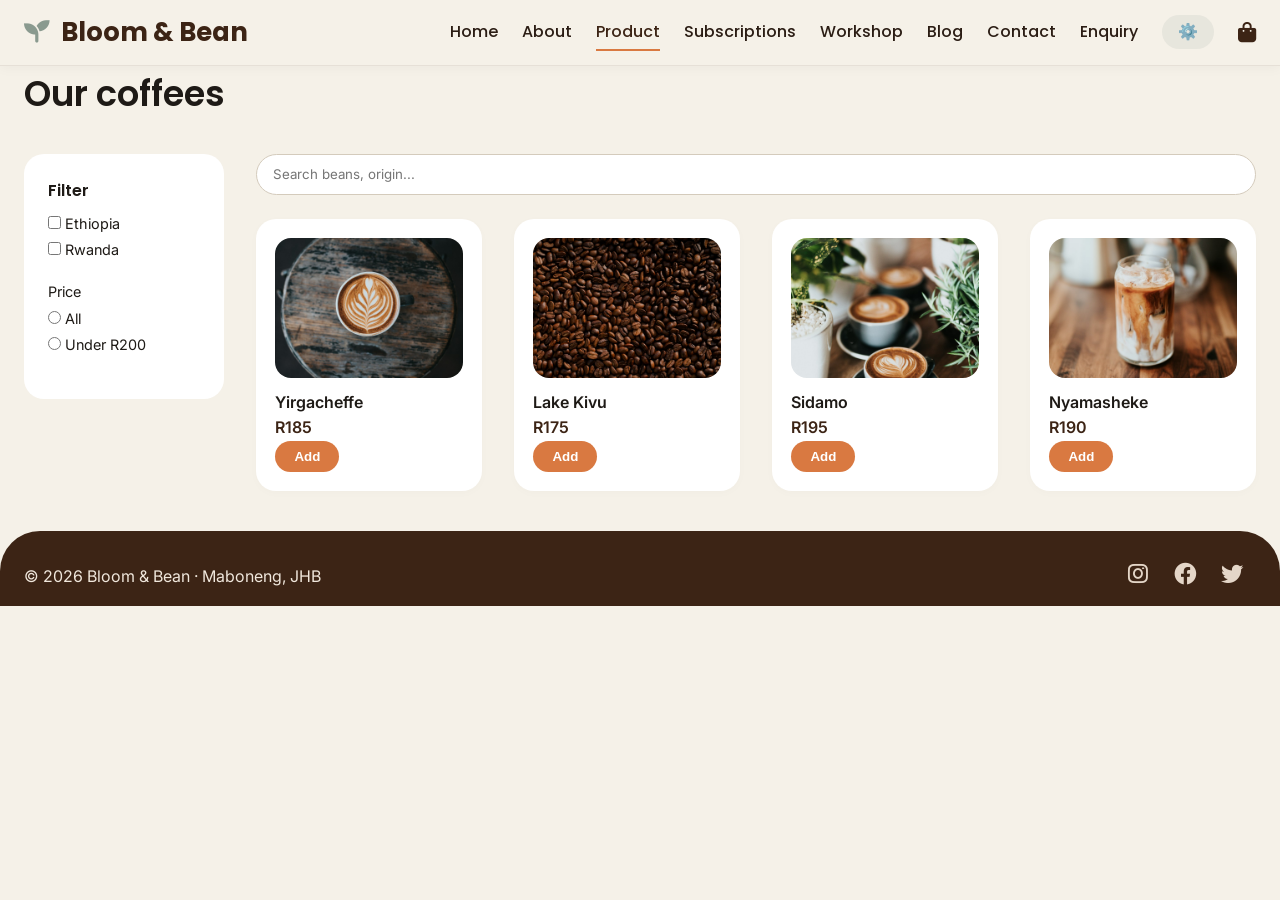
<file: Mpho_WED/product.html>
<!DOCTYPE html>
<html lang="en">
<head>
  <meta charset="UTF-8" />
  <meta name="viewport" content="width=device-width, initial-scale=1.0" />
  <title>Products · Bloom & Bean</title>
  <link rel="preconnect" href="https://fonts.googleapis.com">
  <link rel="preconnect" href="https://fonts.gstatic.com" crossorigin>
  <link href="https://fonts.googleapis.com/css2?family=Inter:opsz@14..32&family=Poppins:wght@400;600;700&display=swap" rel="stylesheet">
  <link rel="stylesheet" href="https://cdnjs.cloudflare.com/ajax/libs/font-awesome/6.0.0-beta3/css/all.min.css">
  <style>
    * { margin:0; padding:0; box-sizing:border-box; }
    body { font-family:'Inter',sans-serif; background:#F5F1E8; color:#1e1a16; line-height:1.6; }
    h1,h2,h3,h4,.nav-links a,.btn { font-family:'Poppins',sans-serif; font-weight:600; }
    h2 { font-size:2.2rem; margin-bottom:0.75rem; }
    .container { max-width:1280px; margin:0 auto; padding:0 1.5rem; }
    .btn-terracotta { background:#D97941; color:#fff; border:none; padding:0.5rem 1.2rem; border-radius:60px; font-weight:600; cursor:pointer; transition:0.2s; }
    .btn-terracotta:hover { background:#c16a35; }
    header { position:sticky; top:0; z-index:100; background:#F5F1E8; box-shadow:0 2px 12px rgba(0,0,0,0.04); padding:0.75rem 0; border-bottom:1px solid rgba(60,36,21,0.08); }
    .nav-wrapper { display:flex; align-items:center; justify-content:space-between; flex-wrap:wrap; }
    .logo a { font-family:'Poppins',sans-serif; font-weight:700; font-size:1.6rem; color:#3C2415; text-decoration:none; }
    .logo i { color:#8A9A8F; margin-right:6px; }
    .nav-links { display:flex; gap:1.5rem; align-items:center; flex-wrap:wrap; }
    .nav-links a { color:#2b1d14; text-decoration:none; font-weight:500; font-size:1rem; padding:0.3rem 0; border-bottom:2px solid transparent; }
    .nav-links a:hover, .nav-links a.active { border-bottom-color:#D97941; color:#3C2415; }
    .cart-icon { font-size:1.3rem; color:#3C2415; }
    .hamburger { display:none; font-size:1.8rem; background:none; border:none; color:#3C2415; cursor:pointer; }
    .shop-layout { display:flex; flex-wrap:wrap; gap:2rem; margin:2rem 0; }
    .shop-filters { flex:0 0 200px; background:#fff; padding:1.5rem; border-radius:20px; height:fit-content; }
    .shop-filters h4 { margin-bottom:0.5rem; }
    .filter-group { margin-bottom:1.2rem; }
    .filter-group label { display:block; font-size:0.9rem; margin:0.2rem 0; }
    .shop-products { flex:1; }
    .search-bar { width:100%; padding:0.7rem 1rem; border-radius:60px; border:1px solid #d4cbbc; background:#fff; margin-bottom:1.5rem; font-family:'Inter',sans-serif; }
    .product-grid { display:grid; grid-template-columns:repeat(auto-fill,minmax(200px,1fr)); gap:2rem; }
    .product-item { background:#fff; border-radius:20px; padding:1.2rem; box-shadow:0 2px 10px rgba(0,0,0,0.02); transition:0.2s; }
    .product-item:hover { transform:translateY(-4px); }
    .product-img { background:#e8e0d4; height:140px; border-radius:16px; overflow:hidden; display:flex; align-items:center; justify-content:center; margin-bottom:0.75rem; }
    .product-img img { width:100%; height:100%; object-fit:cover; display:block; }
    .product-title { font-weight:600; }
    .product-price { font-weight:600; color:#3C2415; }
    footer { background:#3C2415; color:#f0e7dc; padding:2rem 0 1rem; margin-top:2.5rem; border-radius:40px 40px 0 0; }
    footer .container { display:flex; flex-wrap:wrap; justify-content:space-between; align-items:center; }
    footer a { color:#e4d6c8; margin:0 0.5rem; }
    footer .social i { font-size:1.4rem; margin:0 0.3rem; }
    @media (max-width:768px) { .hamburger { display:block; } .nav-links { display:none; width:100%; flex-direction:column; align-items:start; padding:1rem 0 0.5rem; gap:0.7rem; } .nav-links.open { display:flex; } .shop-filters { flex:1 1 100%; } }
  </style>
</head>
<body>
<header>
  <div class="container nav-wrapper">
    <div class="logo"><a href="index.html"><i class="fas fa-seedling"></i> Bloom & Bean</a></div>
    <button class="hamburger" id="hamburger"><i class="fas fa-bars"></i></button>
    <nav class="nav-links" id="navLinks">
      <a href="index.html">Home</a>
      <a href="about.html">About</a>
      <a href="product.html" class="active">Product</a>
      <a href="subscriptions.html">Subscriptions</a>
      <a href="workshop.html">Workshop</a>
      <a href="blog.html">Blog</a>
      <a href="contact.html">Contact</a>
      <a href="enquiry.html">Enquiry</a>
      <a href="functionality.html" style="background:#8A9A8F20; padding:0.2rem 1rem; border-radius:40px;">⚙️</a>
      <span class="cart-icon"><i class="fas fa-shopping-bag"></i></span>
    </nav>
  </div>
</header>
<main class="container">
  <h2>Our coffees</h2>
  <div class="shop-layout">
    <div class="shop-filters">
      <h4>Filter</h4>
      <div class="filter-group"><label><input type="checkbox"> Ethiopia</label><label><input type="checkbox"> Rwanda</label></div>
      <div class="filter-group"><label>Price</label><label><input type="radio" name="price"> All</label><label><input type="radio" name="price"> Under R200</label></div>
    </div>
    <div class="shop-products">
      <input class="search-bar" type="text" placeholder="Search beans, origin...">
      <div class="product-grid">
        <div class="product-item"><div class="product-img"><img src="images/product-ethiopia.jpg" alt="Ethiopia coffee" /></div><div class="product-title">Yirgacheffe</div><div class="product-price">R185</div><button class="btn-terracotta">Add</button></div>
        <div class="product-item"><div class="product-img"><img src="images/product-rwanda.jpg" alt="Rwanda coffee" /></div><div class="product-title">Lake Kivu</div><div class="product-price">R175</div><button class="btn-terracotta">Add</button></div>
        <div class="product-item"><div class="product-img"><img src="images/product-sidamo.jpg" alt="Sidamo coffee" /></div><div class="product-title">Sidamo</div><div class="product-price">R195</div><button class="btn-terracotta">Add</button></div>
        <div class="product-item"><div class="product-img"><img src="images/product-nyamasheke.jpg" alt="Nyamasheke coffee" /></div><div class="product-title">Nyamasheke</div><div class="product-price">R190</div><button class="btn-terracotta">Add</button></div>
      </div>
    </div>
  </div>
</main>
<footer><div class="container"><div>© 2026 Bloom & Bean · Maboneng, JHB</div><div class="social"><a href="#"><i class="fab fa-instagram"></i></a><a href="#"><i class="fab fa-facebook"></i></a><a href="#"><i class="fab fa-twitter"></i></a></div></div></footer>
<script>
  document.getElementById('hamburger').addEventListener('click', function(){ document.getElementById('navLinks').classList.toggle('open'); });
</script>
</body>
</html>
</file>
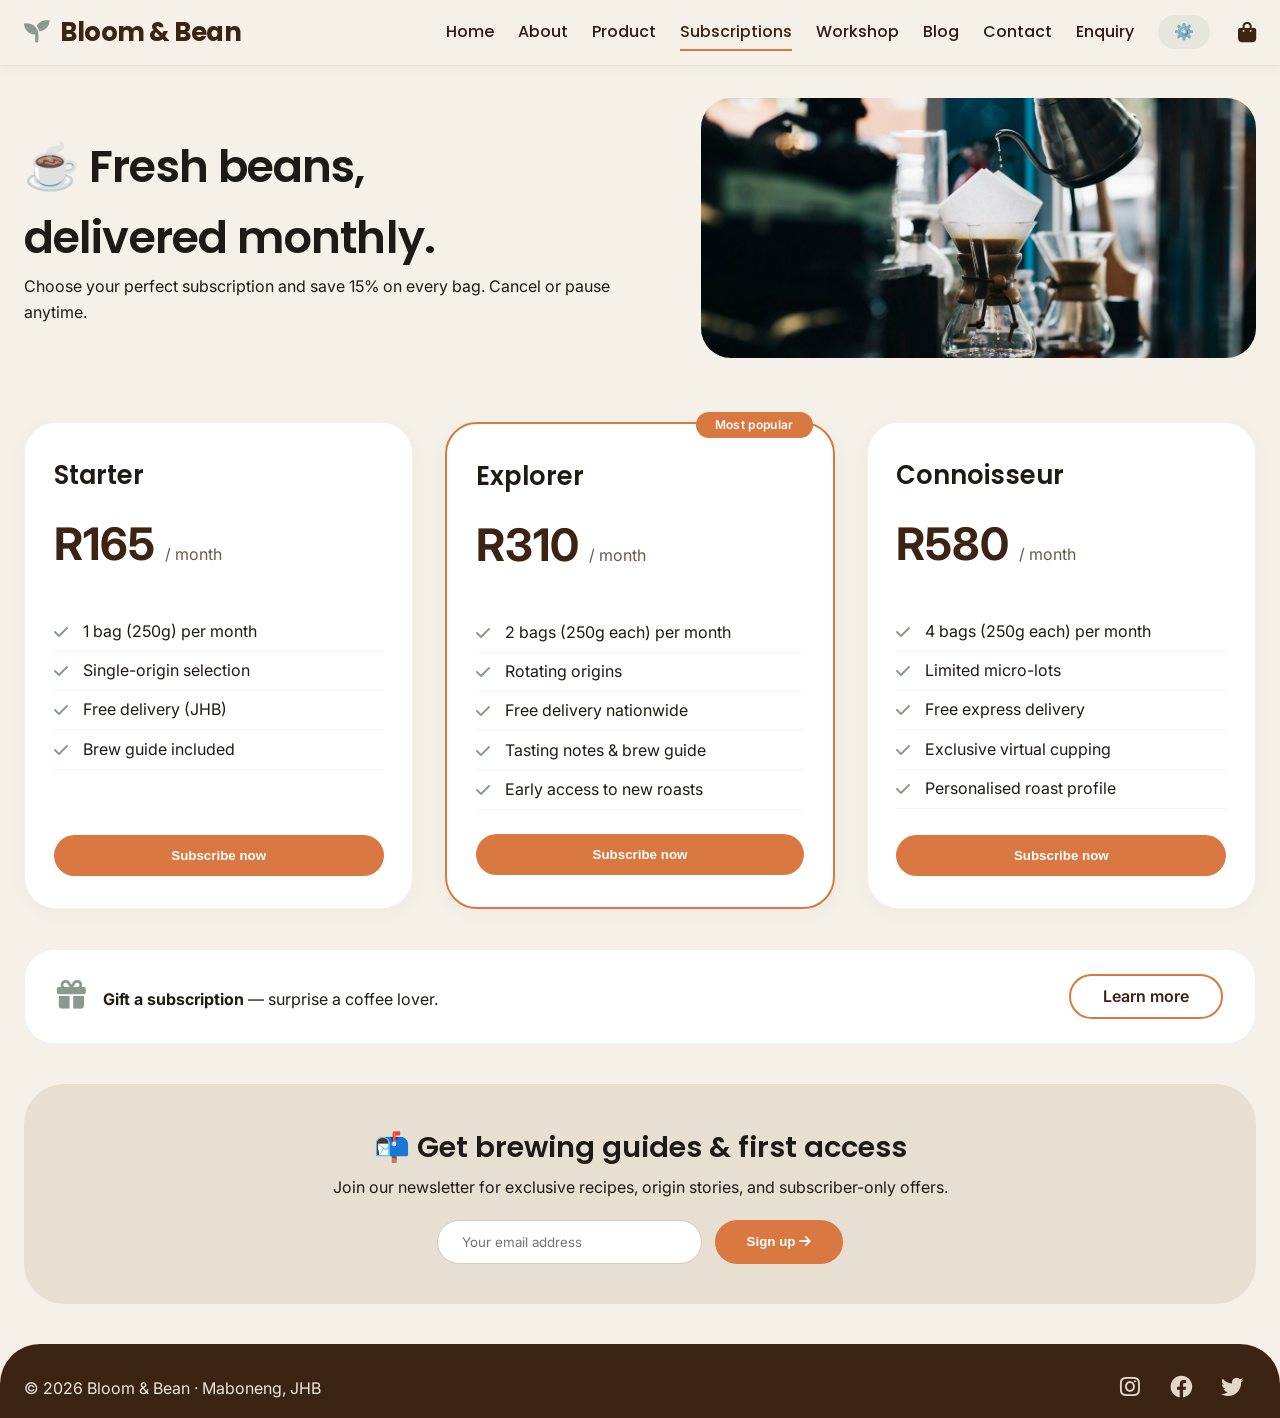
<file: Mpho_WED/subscriptions.html>
<!DOCTYPE html>
<html lang="en">
<head>
  <meta charset="UTF-8" />
  <meta name="viewport" content="width=device-width, initial-scale=1.0, maximum-scale=1.5, user-scalable=yes" />
  <title>Subscriptions · Bloom & Bean</title>
  <link rel="preconnect" href="https://fonts.googleapis.com">
  <link rel="preconnect" href="https://fonts.gstatic.com" crossorigin>
  <link href="https://fonts.googleapis.com/css2?family=Inter:opsz@14..32&family=Poppins:wght@400;600;700&display=swap" rel="stylesheet">
  <link rel="stylesheet" href="https://cdnjs.cloudflare.com/ajax/libs/font-awesome/6.0.0-beta3/css/all.min.css">
  <style>
    * { margin:0; padding:0; box-sizing:border-box; }
    body { font-family:'Inter',sans-serif; background:#F5F1E8; color:#1e1a16; line-height:1.6; }
    h1,h2,h3,h4,.nav-links a,.btn { font-family:'Poppins',sans-serif; font-weight:600; }
    h1 { font-size:2.8rem; letter-spacing:-0.02em; }
    h2 { font-size:2.2rem; margin-bottom:0.75rem; }
    .container { max-width:1280px; margin:0 auto; padding:0 1.5rem; }
    .btn-terracotta { background:#D97941; color:#fff; border:none; padding:0.9rem 2.5rem; border-radius:60px; font-weight:600; text-decoration:none; display:inline-block; transition:0.2s; cursor:pointer; }
    .btn-terracotta:hover { background:#c16a35; transform:translateY(-2px); }
    .btn-outline { background:transparent; color:#3C2415; border:2px solid #D97941; padding:0.7rem 2rem; border-radius:60px; font-weight:600; text-decoration:none; display:inline-block; transition:0.2s; cursor:pointer; }
    .btn-outline:hover { background:#D97941; color:#fff; }
    header { position:sticky; top:0; z-index:100; background:#F5F1E8; box-shadow:0 2px 12px rgba(0,0,0,0.04); padding:0.75rem 0; border-bottom:1px solid rgba(60,36,21,0.08); }
    .nav-wrapper { display:flex; align-items:center; justify-content:space-between; flex-wrap:wrap; }
    .logo a { font-family:'Poppins',sans-serif; font-weight:700; font-size:1.6rem; color:#3C2415; text-decoration:none; letter-spacing:-0.5px; }
    .logo i { color:#8A9A8F; margin-right:6px; }
    .nav-links { display:flex; gap:1.5rem; align-items:center; flex-wrap:wrap; }
    .nav-links a { color:#2b1d14; text-decoration:none; font-weight:500; font-size:1rem; transition:0.2s; padding:0.3rem 0; border-bottom:2px solid transparent; }
    .nav-links a:hover, .nav-links a.active { border-bottom-color:#D97941; color:#3C2415; }
    .cart-icon { font-size:1.3rem; color:#3C2415; margin-left:0.25rem; }
    .hamburger { display:none; font-size:1.8rem; background:none; border:none; color:#3C2415; cursor:pointer; }

    /* Subscriptions hero */
    .sub-hero { padding:2rem 0 1.5rem; display:flex; flex-wrap:wrap; gap:2rem; align-items:center; }
    .sub-hero-copy { flex:1 1 350px; }
    .sub-hero-image { flex:1 1 260px; }
    .sub-hero-image img { width:100%; height:260px; object-fit:cover; border-radius:30px; display:block; }

    /* Plan cards */
    .plan-grid { display:grid; grid-template-columns:repeat(auto-fit,minmax(260px,1fr)); gap:2rem; margin:2.5rem 0; }
    .plan-card { background:#fff; border-radius:32px; padding:2rem 1.8rem; box-shadow:0 4px 20px rgba(0,0,0,0.03); transition:0.3s; border:1px solid rgba(60,36,21,0.06); display:flex; flex-direction:column; }
    .plan-card:hover { transform:translateY(-6px); box-shadow:0 12px 30px rgba(0,0,0,0.06); }
    .plan-card.popular { border:2px solid #D97941; position:relative; }
    .plan-card.popular::before { content:'Most popular'; position:absolute; top:-12px; right:20px; background:#D97941; color:#fff; padding:0.2rem 1.2rem; border-radius:60px; font-size:0.75rem; font-weight:600; letter-spacing:0.3px; }
    .plan-card h3 { font-size:1.6rem; margin-bottom:0.3rem; }
    .plan-card .price { font-size:2.8rem; font-weight:700; color:#3C2415; margin:0.5rem 0; }
    .plan-card .price span { font-size:1rem; font-weight:400; color:#6b5a4a; }
    .plan-card .features { list-style:none; margin:1.5rem 0; flex-grow:1; }
    .plan-card .features li { padding:0.4rem 0; display:flex; align-items:center; gap:0.6rem; border-bottom:1px solid rgba(60,36,21,0.04); }
    .plan-card .features li i { color:#8A9A8F; width:1.2rem; }
    .plan-card .btn-terracotta { width:100%; text-align:center; padding:0.8rem; }
    .plan-card .btn-outline { width:100%; text-align:center; padding:0.7rem; }

    /* Newsletter section */
    .newsletter { background:#e7dfd2; border-radius:40px; padding:2.5rem; margin:2.5rem 0; text-align:center; }
    .newsletter h3 { font-size:1.8rem; }
    .newsletter .input-group { display:flex; flex-wrap:wrap; justify-content:center; gap:0.8rem; margin-top:1.2rem; }
    .newsletter input { padding:0.8rem 1.5rem; border-radius:60px; border:1px solid #d4cbbc; background:#fff; min-width:240px; font-family:'Inter',sans-serif; }
    .newsletter .btn-terracotta { padding:0.8rem 2rem; }

    /* Footer */
    footer { background:#3C2415; color:#f0e7dc; padding:2rem 0 1rem; margin-top:2.5rem; border-radius:40px 40px 0 0; }
    footer .container { display:flex; flex-wrap:wrap; justify-content:space-between; align-items:center; }
    footer a { color:#e4d6c8; margin:0 0.5rem; }
    footer .social i { font-size:1.4rem; margin:0 0.3rem; }

    @media (max-width:768px) {
      .hamburger { display:block; }
      .nav-links { display:none; width:100%; flex-direction:column; align-items:start; padding:1rem 0 0.5rem; gap:0.7rem; }
      .nav-links.open { display:flex; }
      .sub-hero h1 { font-size:2.2rem; }
      .plan-grid { grid-template-columns:1fr; max-width:400px; margin-left:auto; margin-right:auto; }
      .newsletter input { min-width:100%; }
    }
  </style>
</head>
<body>

<header>
  <div class="container nav-wrapper">
    <div class="logo"><a href="index.html"><i class="fas fa-seedling"></i> Bloom & Bean</a></div>
    <button class="hamburger" id="hamburger"><i class="fas fa-bars"></i></button>
    <nav class="nav-links" id="navLinks">
      <a href="index.html">Home</a>
      <a href="about.html">About</a>
      <a href="product.html">Product</a>
      <a href="subscriptions.html" class="active">Subscriptions</a>
      <a href="workshop.html">Workshop</a>
      <a href="blog.html">Blog</a>
      <a href="contact.html">Contact</a>
      <a href="enquiry.html">Enquiry</a>
      <a href="functionality.html" style="background:#8A9A8F20; padding:0.2rem 1rem; border-radius:40px;">⚙️</a>
      <span class="cart-icon"><i class="fas fa-shopping-bag"></i></span>
    </nav>
  </div>
</header>

<main class="container">
  <section class="sub-hero">
    <div class="sub-hero-copy">
      <h1>☕ Fresh beans, <br>delivered monthly.</h1>
      <p>Choose your perfect subscription and save 15% on every bag. Cancel or pause anytime.</p>
    </div>
    <div class="sub-hero-image">
      <img src="images/subscription-beans.jpg" alt="Coffee beans" />
    </div>
  </section>

  <!-- Subscription Plans -->
  <div class="plan-grid">
    <!-- Starter -->
    <div class="plan-card">
      <h3>Starter</h3>
      <div class="price">R165 <span>/ month</span></div>
      <ul class="features">
        <li><i class="fas fa-check"></i> 1 bag (250g) per month</li>
        <li><i class="fas fa-check"></i> Single-origin selection</li>
        <li><i class="fas fa-check"></i> Free delivery (JHB)</li>
        <li><i class="fas fa-check"></i> Brew guide included</li>
      </ul>
      <button class="btn-terracotta" onclick="alert('Starter subscription selected! (demo)')">Subscribe now</button>
    </div>

    <!-- Explorer (Popular) -->
    <div class="plan-card popular">
      <h3>Explorer</h3>
      <div class="price">R310 <span>/ month</span></div>
      <ul class="features">
        <li><i class="fas fa-check"></i> 2 bags (250g each) per month</li>
        <li><i class="fas fa-check"></i> Rotating origins</li>
        <li><i class="fas fa-check"></i> Free delivery nationwide</li>
        <li><i class="fas fa-check"></i> Tasting notes & brew guide</li>
        <li><i class="fas fa-check"></i> Early access to new roasts</li>
      </ul>
      <button class="btn-terracotta" onclick="alert('Explorer subscription selected! (demo)')">Subscribe now</button>
    </div>

    <!-- Connoisseur -->
    <div class="plan-card">
      <h3>Connoisseur</h3>
      <div class="price">R580 <span>/ month</span></div>
      <ul class="features">
        <li><i class="fas fa-check"></i> 4 bags (250g each) per month</li>
        <li><i class="fas fa-check"></i> Limited micro-lots</li>
        <li><i class="fas fa-check"></i> Free express delivery</li>
        <li><i class="fas fa-check"></i> Exclusive virtual cupping</li>
        <li><i class="fas fa-check"></i> Personalised roast profile</li>
      </ul>
      <button class="btn-terracotta" onclick="alert('Connoisseur subscription selected! (demo)')">Subscribe now</button>
    </div>
  </div>

  <!-- Extra: flexible add-on -->
  <div style="background:#fff; border-radius:30px; padding:1.5rem 2rem; margin:1.5rem 0; display:flex; flex-wrap:wrap; justify-content:space-between; align-items:center; border:1px solid rgba(60,36,21,0.06);">
    <div><i class="fas fa-gift" style="color:#8A9A8F; font-size:1.8rem; margin-right:0.8rem;"></i> <strong>Gift a subscription</strong> — surprise a coffee lover.</div>
    <a href="#" class="btn-outline" style="padding:0.5rem 2rem;">Learn more</a>
  </div>

  <!-- Newsletter signup (lead gen) -->
  <div class="newsletter">
    <h3>📬 Get brewing guides & first access</h3>
    <p style="margin-top:0.3rem;">Join our newsletter for exclusive recipes, origin stories, and subscriber-only offers.</p>
    <div class="input-group">
      <input type="email" placeholder="Your email address" required>
      <button class="btn-terracotta" onclick="alert('Thanks for signing up! (demo)')">Sign up <i class="fas fa-arrow-right"></i></button>
    </div>
  </div>

</main>

<footer>
  <div class="container">
    <div>© 2026 Bloom & Bean · Maboneng, JHB</div>
    <div class="social">
      <a href="#"><i class="fab fa-instagram"></i></a>
      <a href="#"><i class="fab fa-facebook"></i></a>
      <a href="#"><i class="fab fa-twitter"></i></a>
    </div>
  </div>
</footer>

<script>
  // Mobile hamburger toggle
  document.getElementById('hamburger').addEventListener('click', function() {
    document.getElementById('navLinks').classList.toggle('open');
  });
</script>

</body>
</html>
</file>
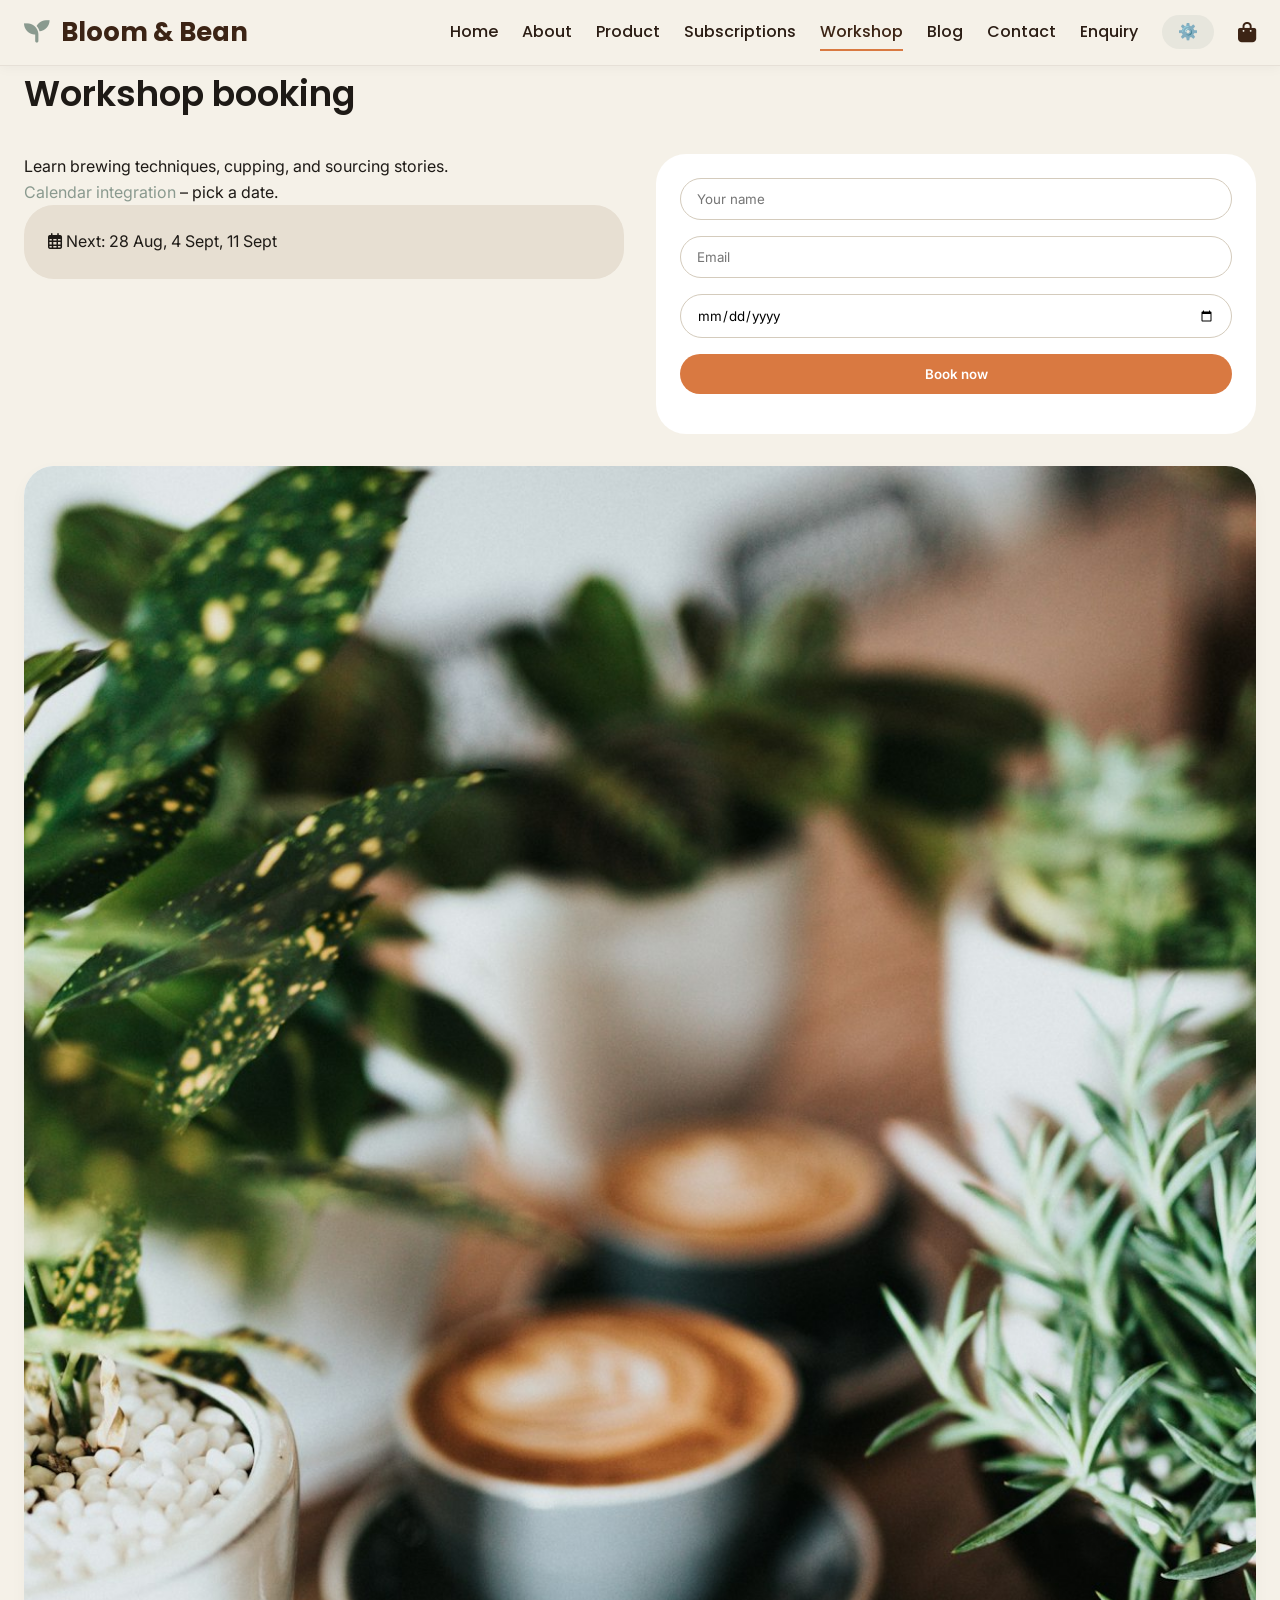
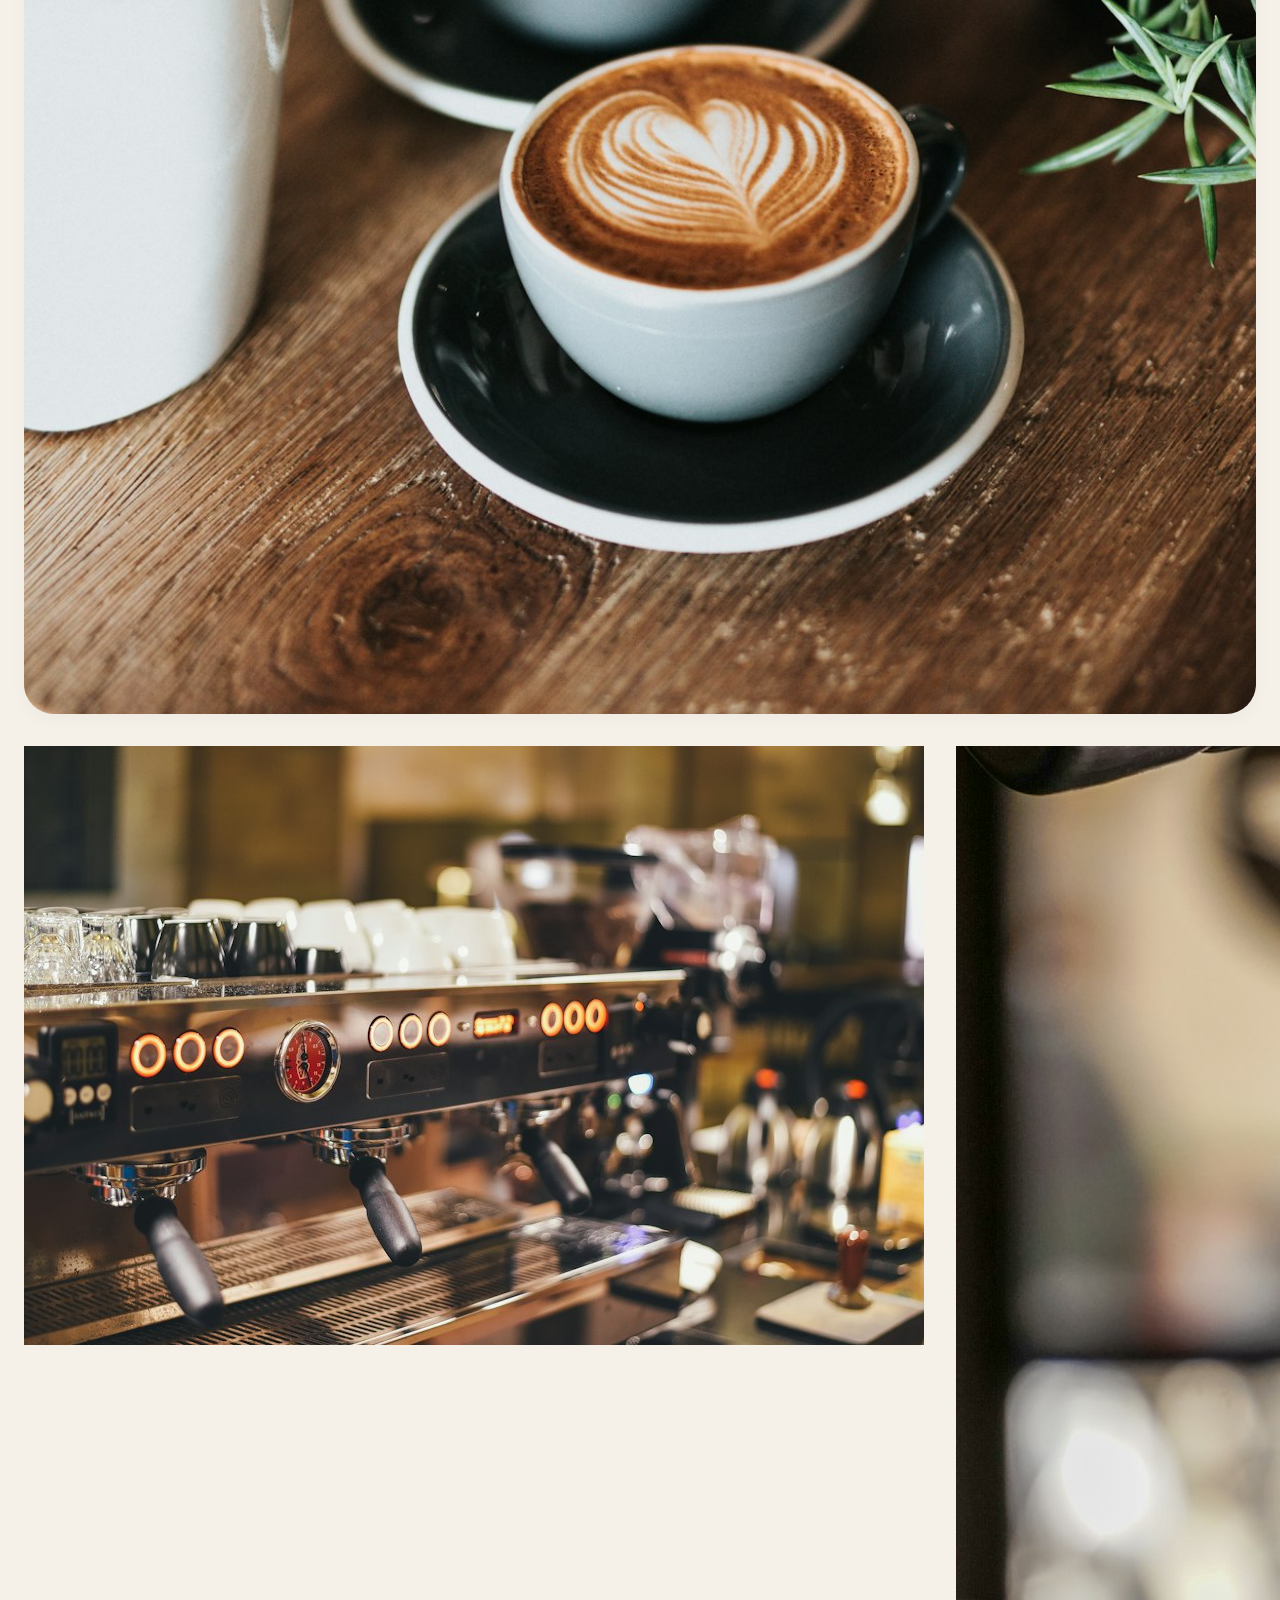
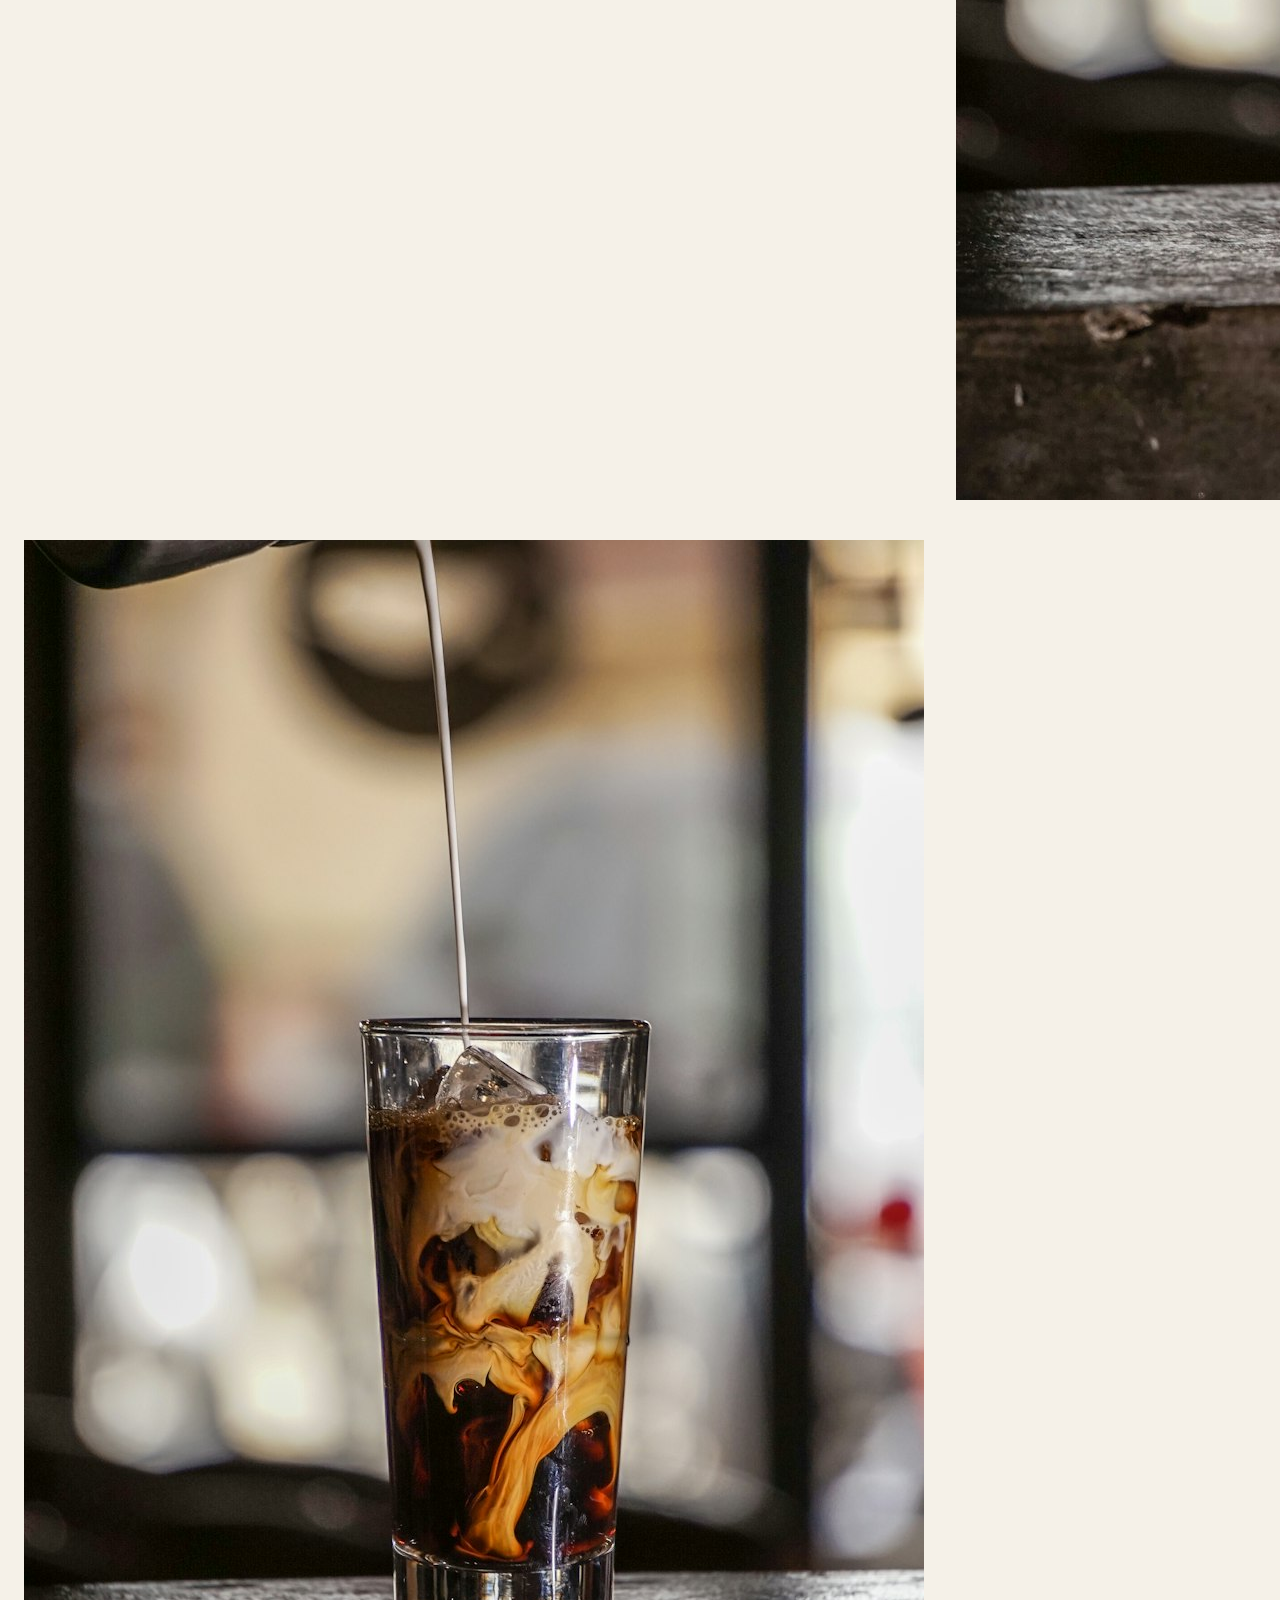
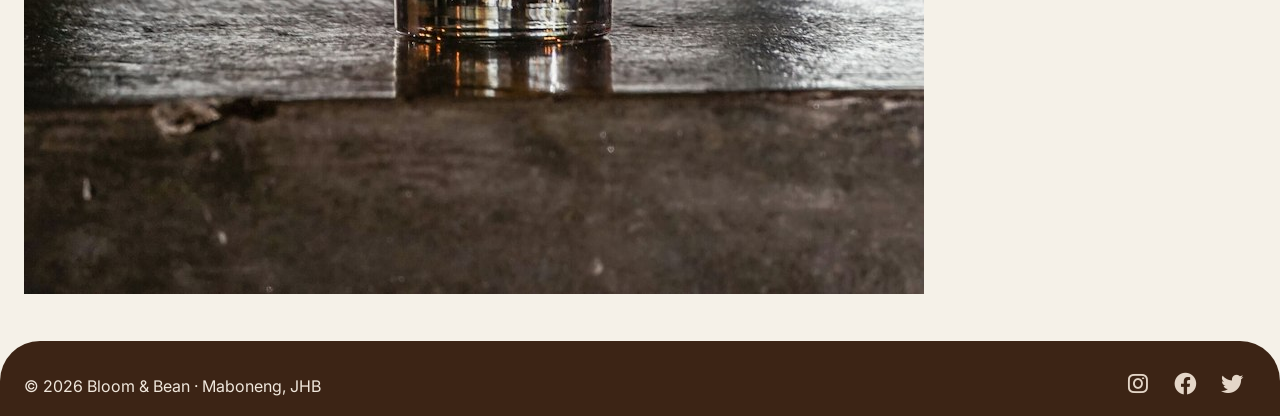
<file: Mpho_WED/workshop.html>
<!DOCTYPE html>
<html lang="en">
<head>
  <meta charset="UTF-8" />
  <meta name="viewport" content="width=device-width, initial-scale=1.0" />
  <title>Workshop · Bloom & Bean</title>
  <link rel="preconnect" href="https://fonts.googleapis.com">
  <link rel="preconnect" href="https://fonts.gstatic.com" crossorigin>
  <link href="https://fonts.googleapis.com/css2?family=Inter:opsz@14..32&family=Poppins:wght@400;600;700&display=swap" rel="stylesheet">
  <link rel="stylesheet" href="https://cdnjs.cloudflare.com/ajax/libs/font-awesome/6.0.0-beta3/css/all.min.css">
  <style>
    * { margin:0; padding:0; box-sizing:border-box; }
    body { font-family:'Inter',sans-serif; background:#F5F1E8; color:#1e1a16; line-height:1.6; }
    h1,h2,h3,h4,.nav-links a,.btn { font-family:'Poppins',sans-serif; font-weight:600; }
    h2 { font-size:2.2rem; margin-bottom:0.75rem; }
    .container { max-width:1280px; margin:0 auto; padding:0 1.5rem; }
    .btn-terracotta { background:#D97941; color:#fff; border:none; padding:0.5rem 1.8rem; border-radius:60px; font-weight:600; cursor:pointer; transition:0.2s; }
    .btn-terracotta:hover { background:#c16a35; }
    header { position:sticky; top:0; z-index:100; background:#F5F1E8; box-shadow:0 2px 12px rgba(0,0,0,0.04); padding:0.75rem 0; border-bottom:1px solid rgba(60,36,21,0.08); }
    .nav-wrapper { display:flex; align-items:center; justify-content:space-between; flex-wrap:wrap; }
    .logo a { font-family:'Poppins',sans-serif; font-weight:700; font-size:1.6rem; color:#3C2415; text-decoration:none; }
    .logo i { color:#8A9A8F; margin-right:6px; }
    .nav-links { display:flex; gap:1.5rem; align-items:center; flex-wrap:wrap; }
    .nav-links a { color:#2b1d14; text-decoration:none; font-weight:500; font-size:1rem; padding:0.3rem 0; border-bottom:2px solid transparent; }
    .nav-links a:hover, .nav-links a.active { border-bottom-color:#D97941; color:#3C2415; }
    .cart-icon { font-size:1.3rem; color:#3C2415; }
    .hamburger { display:none; font-size:1.8rem; background:none; border:none; color:#3C2415; cursor:pointer; }
    .booking-grid { display:grid; grid-template-columns:1fr 1fr; gap:2rem; margin:2rem 0; }
    .photo-panel { background:#fff; border-radius:30px; overflow:hidden; box-shadow:0 6px 18px rgba(0,0,0,0.03); }
    .photo-panel img { width:100%; height:100%; min-height:260px; object-fit:cover; display:block; }
    .booking-form input, .booking-form button { width:100%; padding:0.75rem 1rem; border-radius:40px; border:1px solid #d4cbbc; margin-bottom:1rem; font-family:'Inter',sans-serif; }
    .booking-form button { background:#D97941; color:#fff; border:none; font-weight:600; cursor:pointer; }
    .booking-form button:hover { background:#c16a35; }
    .calendar-info { background:#e7dfd2; padding:1.5rem; border-radius:30px; }
    footer { background:#3C2415; color:#f0e7dc; padding:2rem 0 1rem; margin-top:2.5rem; border-radius:40px 40px 0 0; }
    footer .container { display:flex; flex-wrap:wrap; justify-content:space-between; align-items:center; }
    footer a { color:#e4d6c8; margin:0 0.5rem; }
    footer .social i { font-size:1.4rem; margin:0 0.3rem; }
    @media (max-width:768px) { .hamburger { display:block; } .nav-links { display:none; width:100%; flex-direction:column; align-items:start; padding:1rem 0 0.5rem; gap:0.7rem; } .nav-links.open { display:flex; } .booking-grid { grid-template-columns:1fr; } }
  </style>
</head>
<body>
<header>
  <div class="container nav-wrapper">
    <div class="logo"><a href="index.html"><i class="fas fa-seedling"></i> Bloom & Bean</a></div>
    <button class="hamburger" id="hamburger"><i class="fas fa-bars"></i></button>
    <nav class="nav-links" id="navLinks">
      <a href="index.html">Home</a>
      <a href="about.html">About</a>
      <a href="product.html">Product</a>
      <a href="subscriptions.html">Subscriptions</a>
      <a href="workshop.html" class="active">Workshop</a>
      <a href="blog.html">Blog</a>
      <a href="contact.html">Contact</a>
      <a href="enquiry.html">Enquiry</a>
      <a href="functionality.html" style="background:#8A9A8F20; padding:0.2rem 1rem; border-radius:40px;">⚙️</a>
      <span class="cart-icon"><i class="fas fa-shopping-bag"></i></span>
    </nav>
  </div>
</header>
<main class="container">
  <h2>Workshop booking</h2>
  <div class="booking-grid">
    <div>
      <p>Learn brewing techniques, cupping, and sourcing stories. <br> <span style="color:#8A9A8F;">Calendar integration</span> – pick a date.</p>
      <div class="calendar-info"><p><i class="far fa-calendar-alt"></i> Next: 28 Aug, 4 Sept, 11 Sept</p></div>
    </div>
    <div style="background:#fff; padding:1.5rem; border-radius:30px;">
      <form class="booking-form" onsubmit="alert('Booking request sent! (demo)'); return false;">
        <input type="text" placeholder="Your name" required>
        <input type="email" placeholder="Email" required>
        <input type="date" required>
        <button type="submit">Book now</button>
      </form>
    </div>
  </div>
  <div class="photo-panel">
    <img src="images/workshop.jpg" alt="Coffee workshop" />
  </div>
  <div class="booking-grid">
    <div class="photo-card">
      <img src="images/blog-1.jpg" alt="Blog Image 1">
    </div>
    <div class="photo-card">
      <img src="images/blog-2.jpg" alt="Blog Image 2">
    </div>
    <div class="photo-card">
      <img src="images/blog-3.jpg" alt="Blog Image 3">
    </div>
  </div>
</main>
<footer><div class="container"><div>© 2026 Bloom & Bean · Maboneng, JHB</div><div class="social"><a href="#"><i class="fab fa-instagram"></i></a><a href="#"><i class="fab fa-facebook"></i></a><a href="#"><i class="fab fa-twitter"></i></a></div></div></footer>
<script>
  document.getElementById('hamburger').addEventListener('click', function(){ document.getElementById('navLinks').classList.toggle('open'); });
</script>
</body>
</html>
</file>
